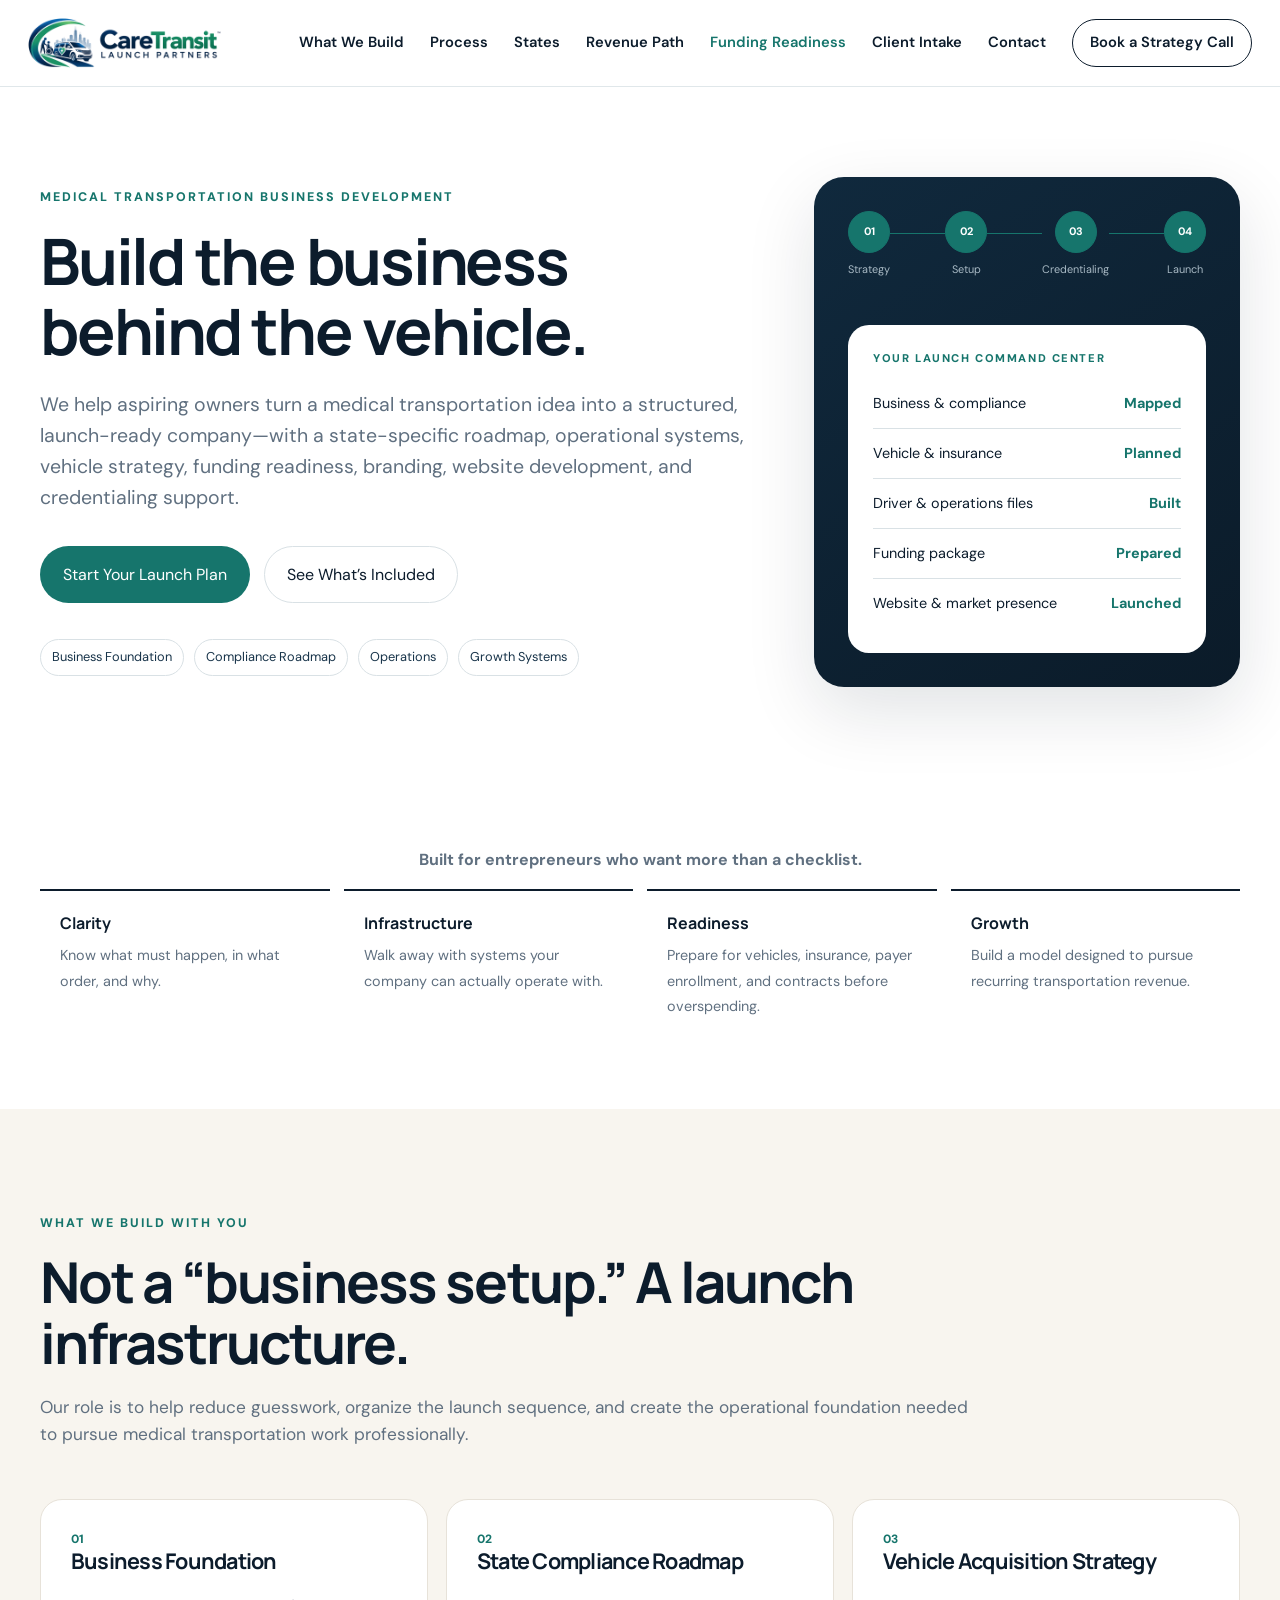
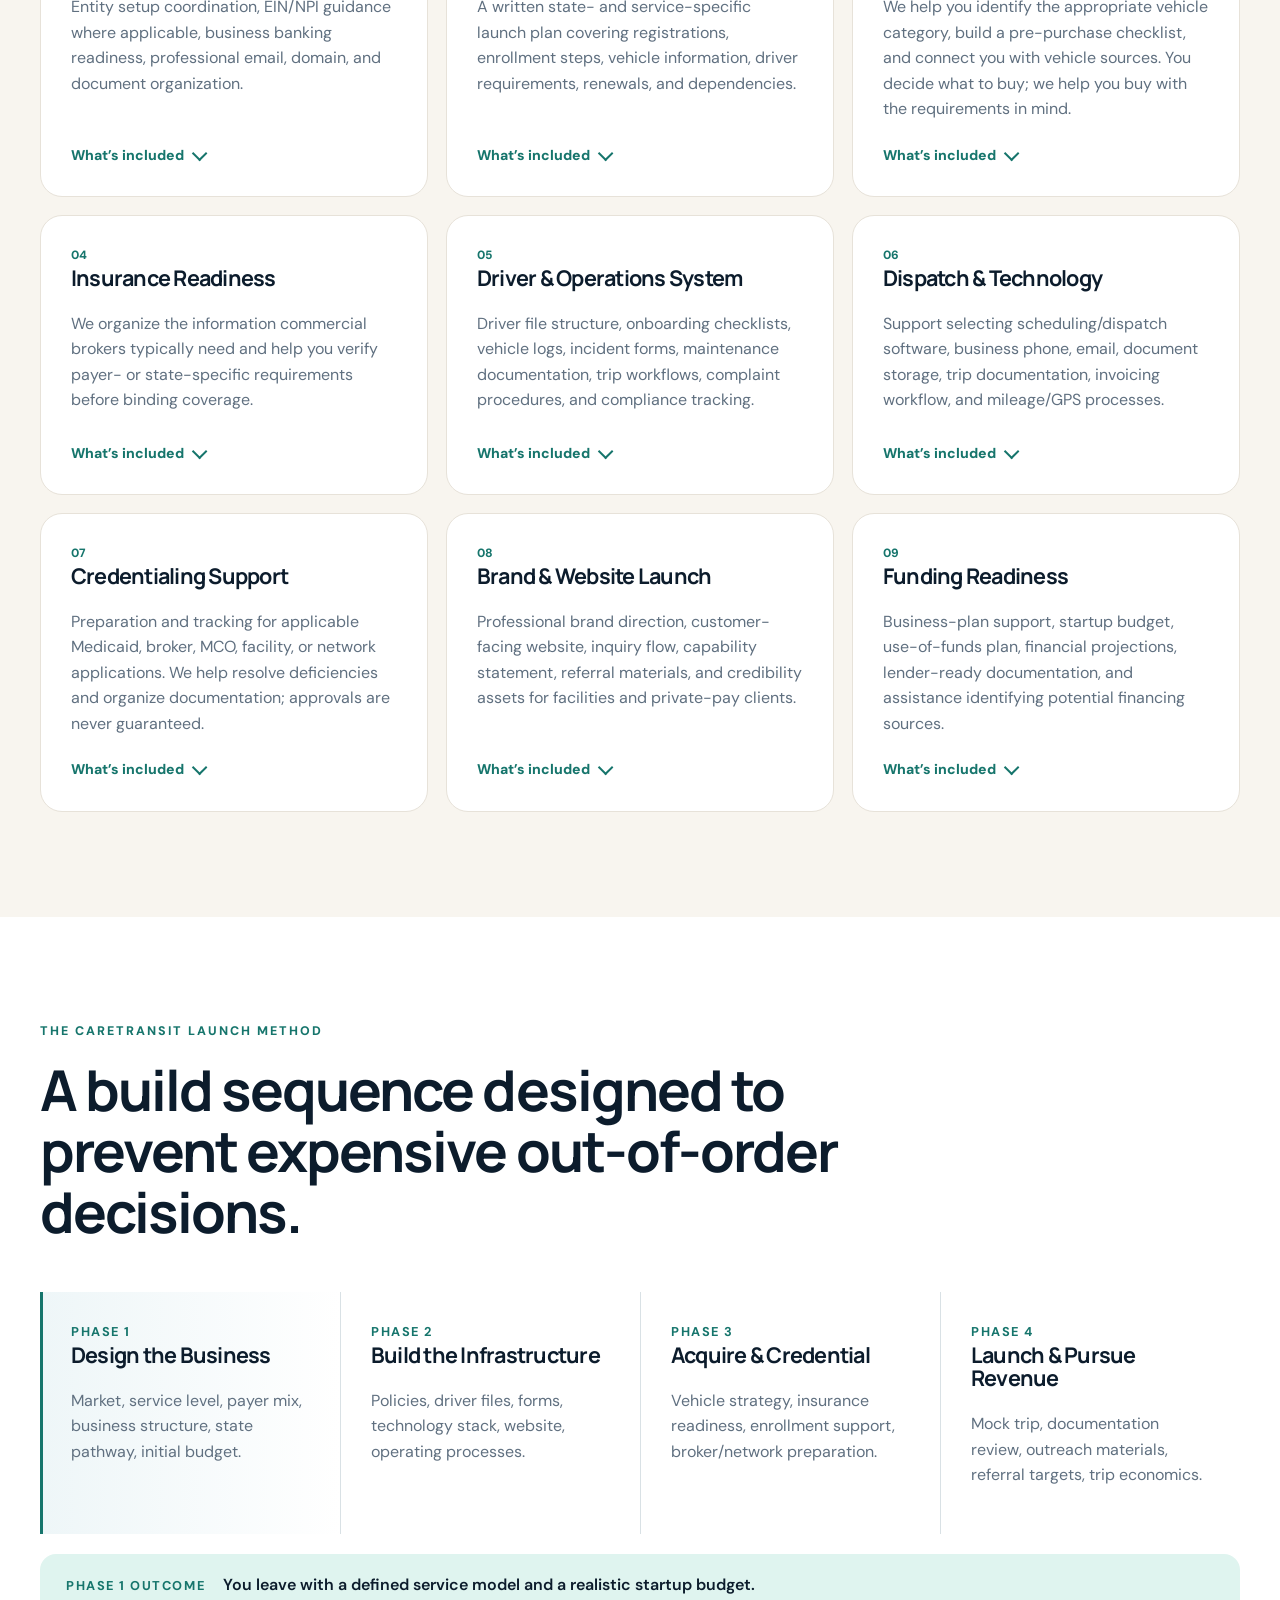
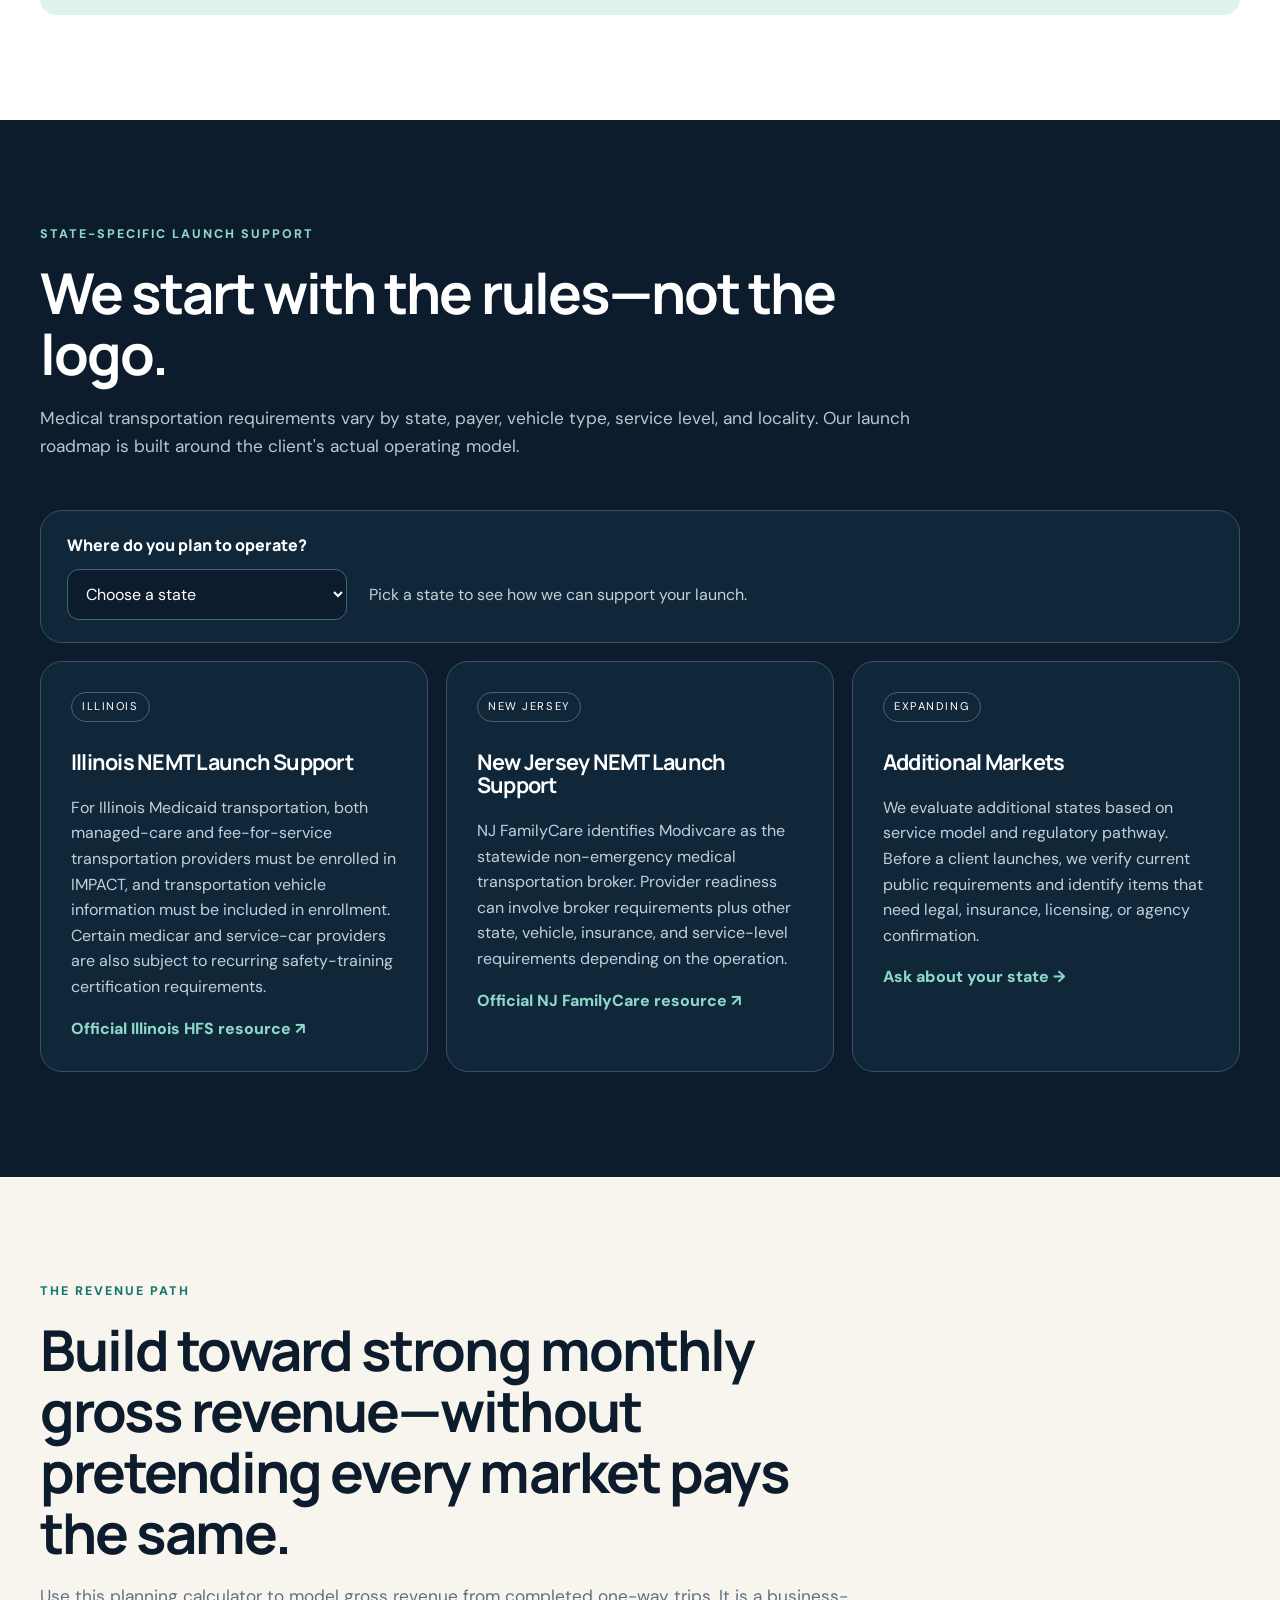
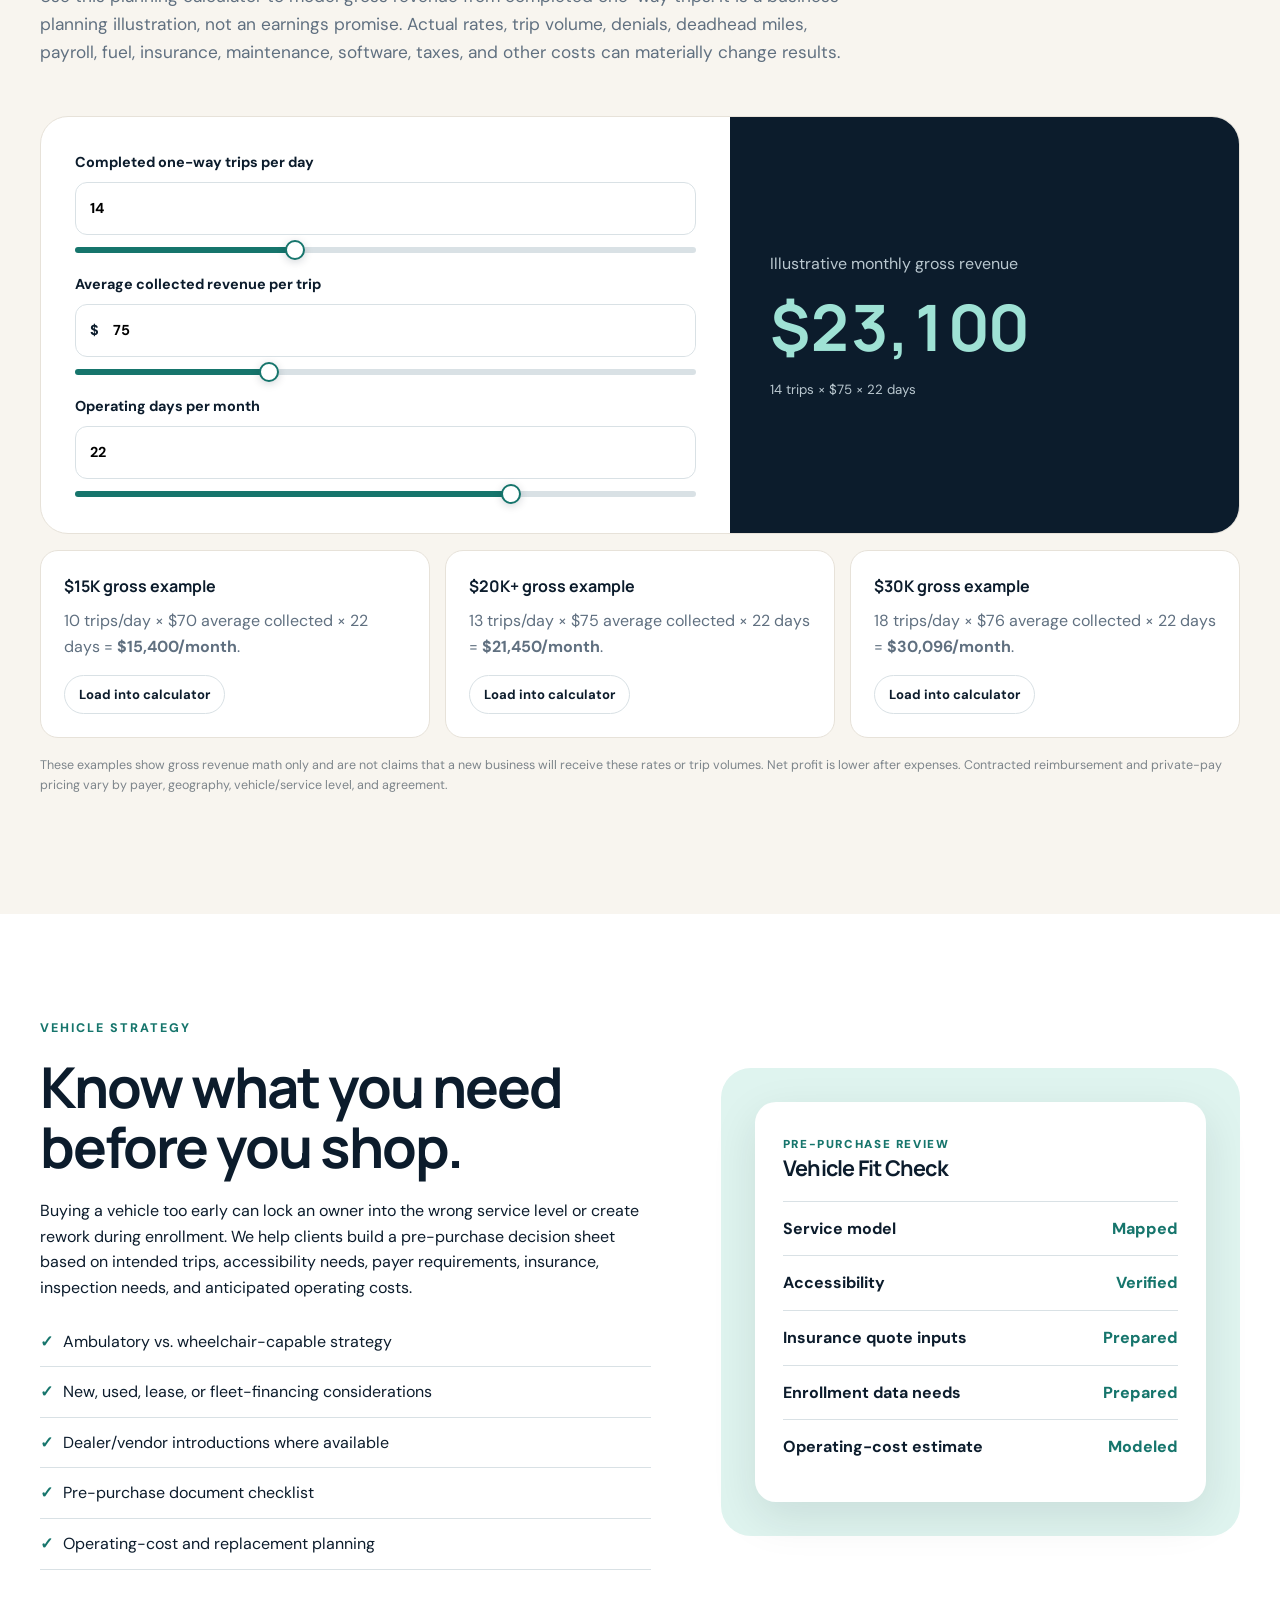
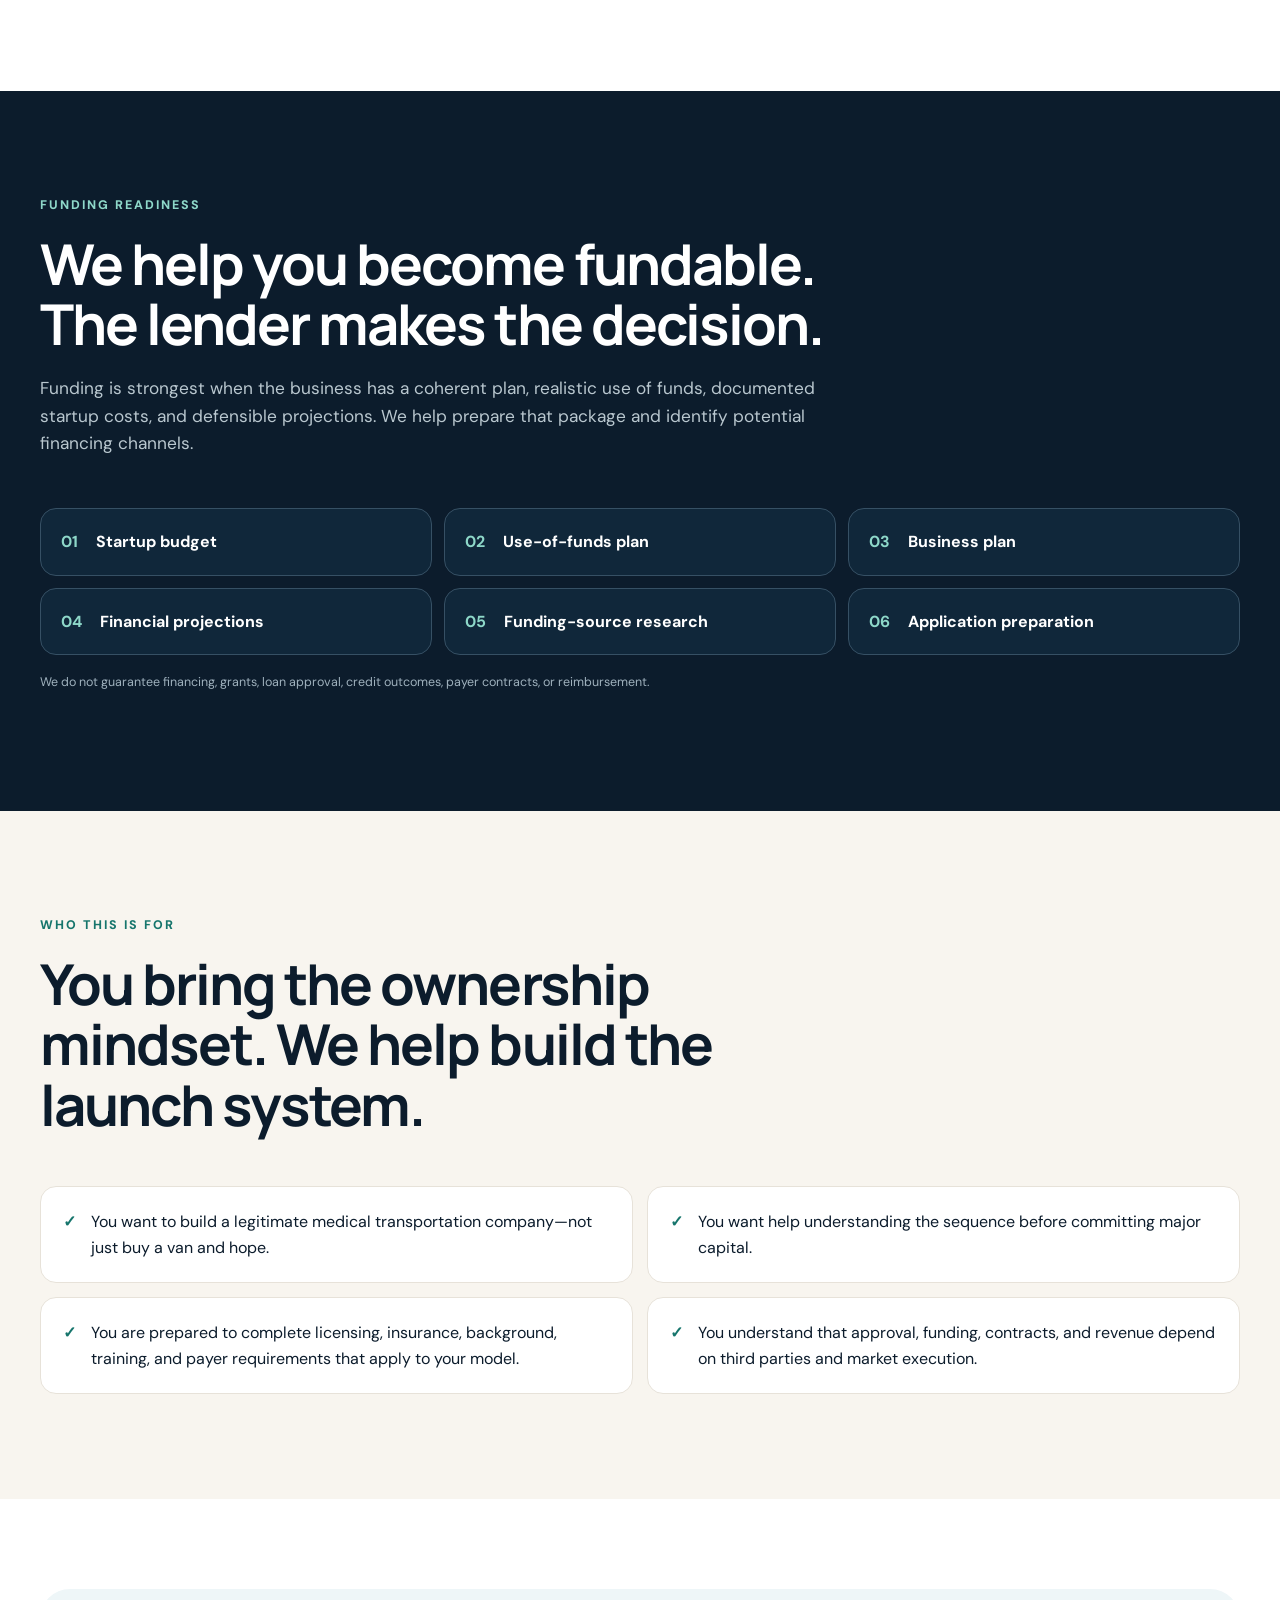
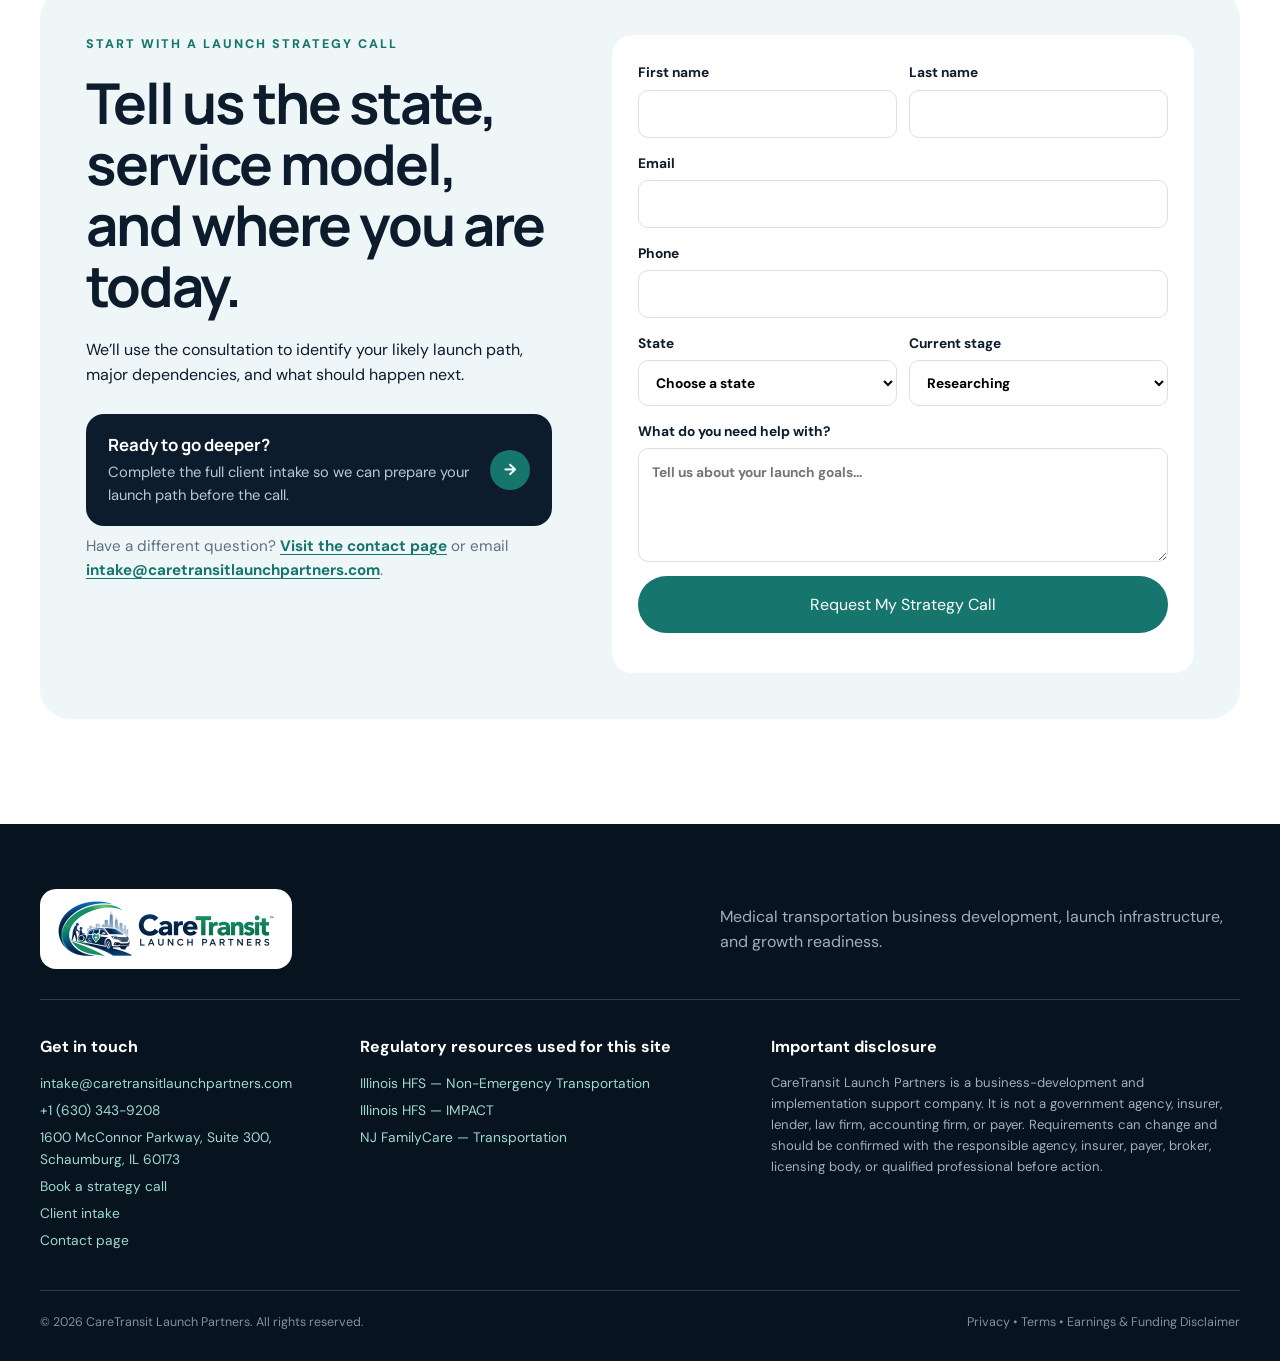
<file: index.html>
<!doctype html>
<html lang="en">
<head>
  <meta charset="utf-8" />
  <meta name="viewport" content="width=device-width, initial-scale=1" />
  <title>CareTransit Launch Partners | Build & Launch Your Medical Transportation Business</title>
  <meta name="description" content="Business launch, compliance roadmap, funding readiness, vehicle strategy, website, operations, and credentialing support for medical transportation entrepreneurs." />
  <link rel="icon" type="image/png" href="assets/favicon.png" />
  <link rel="apple-touch-icon" href="assets/apple-touch-icon.png" />
  <meta property="og:image" content="assets/logo-full.png" />
  <meta name="theme-color" content="#0c1c2c" />
  <link rel="preconnect" href="https://fonts.googleapis.com">
  <link rel="preconnect" href="https://fonts.gstatic.com" crossorigin>
  <link href="https://fonts.googleapis.com/css2?family=DM+Sans:wght@400;500;600;700&family=Manrope:wght@600;700;800&display=swap" rel="stylesheet">
  <link rel="stylesheet" href="styles.css" />
</head>
<body data-page="home">
  <a class="skip-link" href="#main">Skip to content</a>
  <header class="topbar" data-component="header"></header>

  <main id="main">
    <section class="hero section" id="top">
      <div class="hero-copy">
        <p class="eyebrow">MEDICAL TRANSPORTATION BUSINESS DEVELOPMENT</p>
        <h1>Build the business behind the vehicle.</h1>
        <p class="lead">We help aspiring owners turn a medical transportation idea into a structured, launch-ready company—with a state-specific roadmap, operational systems, vehicle strategy, funding readiness, branding, website development, and credentialing support.</p>
        <div class="hero-actions">
          <a class="btn primary" href="#apply">Start Your Launch Plan</a>
          <a class="btn ghost" href="#what-we-build">See What’s Included</a>
        </div>
        <div class="proof-strip">
          <span>Business Foundation</span><span>Compliance Roadmap</span><span>Operations</span><span>Growth Systems</span>
        </div>
      </div>
      <div class="hero-card" aria-label="Launch roadmap overview">
        <div class="route" data-render="heroRoute"></div>
        <div class="dashboard">
          <p class="kicker">YOUR LAUNCH COMMAND CENTER</p>
          <div data-render="heroDashboard"></div>
        </div>
      </div>
    </section>

    <section class="trust section compact">
      <p>Built for entrepreneurs who want more than a checklist.</p>
      <div class="trust-grid" data-render="trust"></div>
    </section>

    <section id="what-we-build" class="section light">
      <div class="section-head">
        <p class="eyebrow">WHAT WE BUILD WITH YOU</p>
        <h2>Not a “business setup.” A launch infrastructure.</h2>
        <p>Our role is to help reduce guesswork, organize the launch sequence, and create the operational foundation needed to pursue medical transportation work professionally.</p>
      </div>
      <div class="cards" data-render="services"></div>
    </section>

    <section id="process" class="section">
      <div class="section-head narrow">
        <p class="eyebrow">THE CARETRANSIT LAUNCH METHOD</p>
        <h2>A build sequence designed to prevent expensive out-of-order decisions.</h2>
      </div>
      <div class="timeline" data-render="phases" aria-label="Launch phases"></div>
      <div class="phase-outcome" id="phase-outcome" aria-live="polite"></div>
    </section>

    <section id="states" class="section dark">
      <div class="section-head">
        <p class="eyebrow">STATE-SPECIFIC LAUNCH SUPPORT</p>
        <h2>We start with the rules—not the logo.</h2>
        <p>Medical transportation requirements vary by state, payer, vehicle type, service level, and locality. Our launch roadmap is built around the client's actual operating model.</p>
      </div>
      <div class="state-check">
        <label for="state-lookup">Where do you plan to operate?</label>
        <div class="state-check-row">
          <select id="state-lookup" data-render="stateOptions"><option value="">Choose a state</option></select>
          <p id="state-result" aria-live="polite">Pick a state to see how we can support your launch.</p>
        </div>
      </div>
      <div class="state-grid" data-render="states"></div>
    </section>

    <section id="revenue" class="section light">
      <div class="section-head narrow">
        <p class="eyebrow">THE REVENUE PATH</p>
        <h2>Build toward strong monthly gross revenue—without pretending every market pays the same.</h2>
        <p>Use this planning calculator to model gross revenue from completed one-way trips. It is a business-planning illustration, not an earnings promise. Actual rates, trip volume, denials, deadhead miles, payroll, fuel, insurance, maintenance, software, taxes, and other costs can materially change results.</p>
      </div>
      <div class="calculator-wrap">
        <div class="calc-inputs">
          <label>Completed one-way trips per day
            <input id="trips" type="number" min="0" max="60" step="1">
            <input class="range" data-sync="trips" type="range" min="0" max="40" step="1" aria-label="Trips per day slider">
          </label>
          <label>Average collected revenue per trip
            <span class="money-input"><span>$</span><input id="rate" type="number" min="0" max="500" step="1"></span>
            <input class="range" data-sync="rate" type="range" min="20" max="200" step="1" aria-label="Revenue per trip slider">
          </label>
          <label>Operating days per month
            <input id="days" type="number" min="0" max="31" step="1">
            <input class="range" data-sync="days" type="range" min="0" max="31" step="1" aria-label="Operating days slider">
          </label>
        </div>
        <div class="calc-result">
          <span>Illustrative monthly gross revenue</span>
          <strong id="monthly" aria-live="polite">$0</strong>
          <small id="formula"></small>
        </div>
      </div>
      <div class="scenario-row" data-render="scenarios"></div>
      <p class="fineprint">These examples show gross revenue math only and are not claims that a new business will receive these rates or trip volumes. Net profit is lower after expenses. Contracted reimbursement and private-pay pricing vary by payer, geography, vehicle/service level, and agreement.</p>
    </section>

    <section class="section split">
      <div>
        <p class="eyebrow">VEHICLE STRATEGY</p>
        <h2>Know what you need before you shop.</h2>
        <p>Buying a vehicle too early can lock an owner into the wrong service level or create rework during enrollment. We help clients build a pre-purchase decision sheet based on intended trips, accessibility needs, payer requirements, insurance, inspection needs, and anticipated operating costs.</p>
        <ul class="checklist" data-render="vehicleChecklist"></ul>
      </div>
      <div class="visual-panel">
        <div class="vehicle-card" data-render="vehicleFit" data-append>
          <span>PRE-PURCHASE REVIEW</span>
          <h3>Vehicle Fit Check</h3>
        </div>
      </div>
    </section>

    <section id="funding" class="section dark">
      <div class="section-head narrow">
        <p class="eyebrow">FUNDING READINESS</p>
        <h2>We help you become fundable. The lender makes the decision.</h2>
        <p>Funding is strongest when the business has a coherent plan, realistic use of funds, documented startup costs, and defensible projections. We help prepare that package and identify potential financing channels.</p>
      </div>
      <div class="funding-grid" data-render="funding"></div>
      <p class="fineprint inverse">We do not guarantee financing, grants, loan approval, credit outcomes, payer contracts, or reimbursement.</p>
    </section>

    <section class="section light">
      <div class="section-head narrow">
        <p class="eyebrow">WHO THIS IS FOR</p>
        <h2>You bring the ownership mindset. We help build the launch system.</h2>
      </div>
      <div class="qualify" data-render="qualify"></div>
    </section>

    <section id="apply" class="section apply">
      <div class="apply-card">
        <div>
          <p class="eyebrow">START WITH A LAUNCH STRATEGY CALL</p>
          <h2>Tell us the state, service model, and where you are today.</h2>
          <p>We’ll use the consultation to identify your likely launch path, major dependencies, and what should happen next.</p>
          <a class="intake-callout" href="intake.html"><b>Ready to go deeper?</b><span>Complete the full client intake so we can prepare your launch path before the call.</span><i aria-hidden="true">→</i></a>
          <p class="apply-alt">Have a different question? <a href="contact.html">Visit the contact page</a> or email <a data-bind="email" href="#"></a>.</p>
        </div>
        <form class="js-form" data-form="strategy-call" novalidate>
          <div class="two">
            <label>First name<input required name="first" autocomplete="given-name"></label>
            <label>Last name<input required name="last" autocomplete="family-name"></label>
          </div>
          <label>Email<input required type="email" name="email" autocomplete="email"></label>
          <label>Phone<input type="tel" name="phone" autocomplete="tel"></label>
          <div class="two">
            <label>State<select name="state" data-render="stateOptions"><option value="">Choose a state</option></select></label>
            <label>Current stage<select name="stage" data-render="stageOptions"></select></label>
          </div>
          <label>What do you need help with?<textarea name="message" rows="4" placeholder="Tell us about your launch goals..."></textarea></label>
          <input type="text" name="_gotcha" class="hp" tabindex="-1" autocomplete="off" aria-hidden="true">
          <button class="btn primary wide" type="submit">Request My Strategy Call</button>
          <p class="form-note" data-form-note></p>
        </form>
      </div>
    </section>
  </main>

  <footer data-component="footer"></footer>

  <noscript><p class="noscript">Please enable JavaScript to view the full CareTransit Launch Partners website.</p></noscript>
  <script src="data.js"></script>
  <script src="script.js"></script>
</body>
</html>
</file>
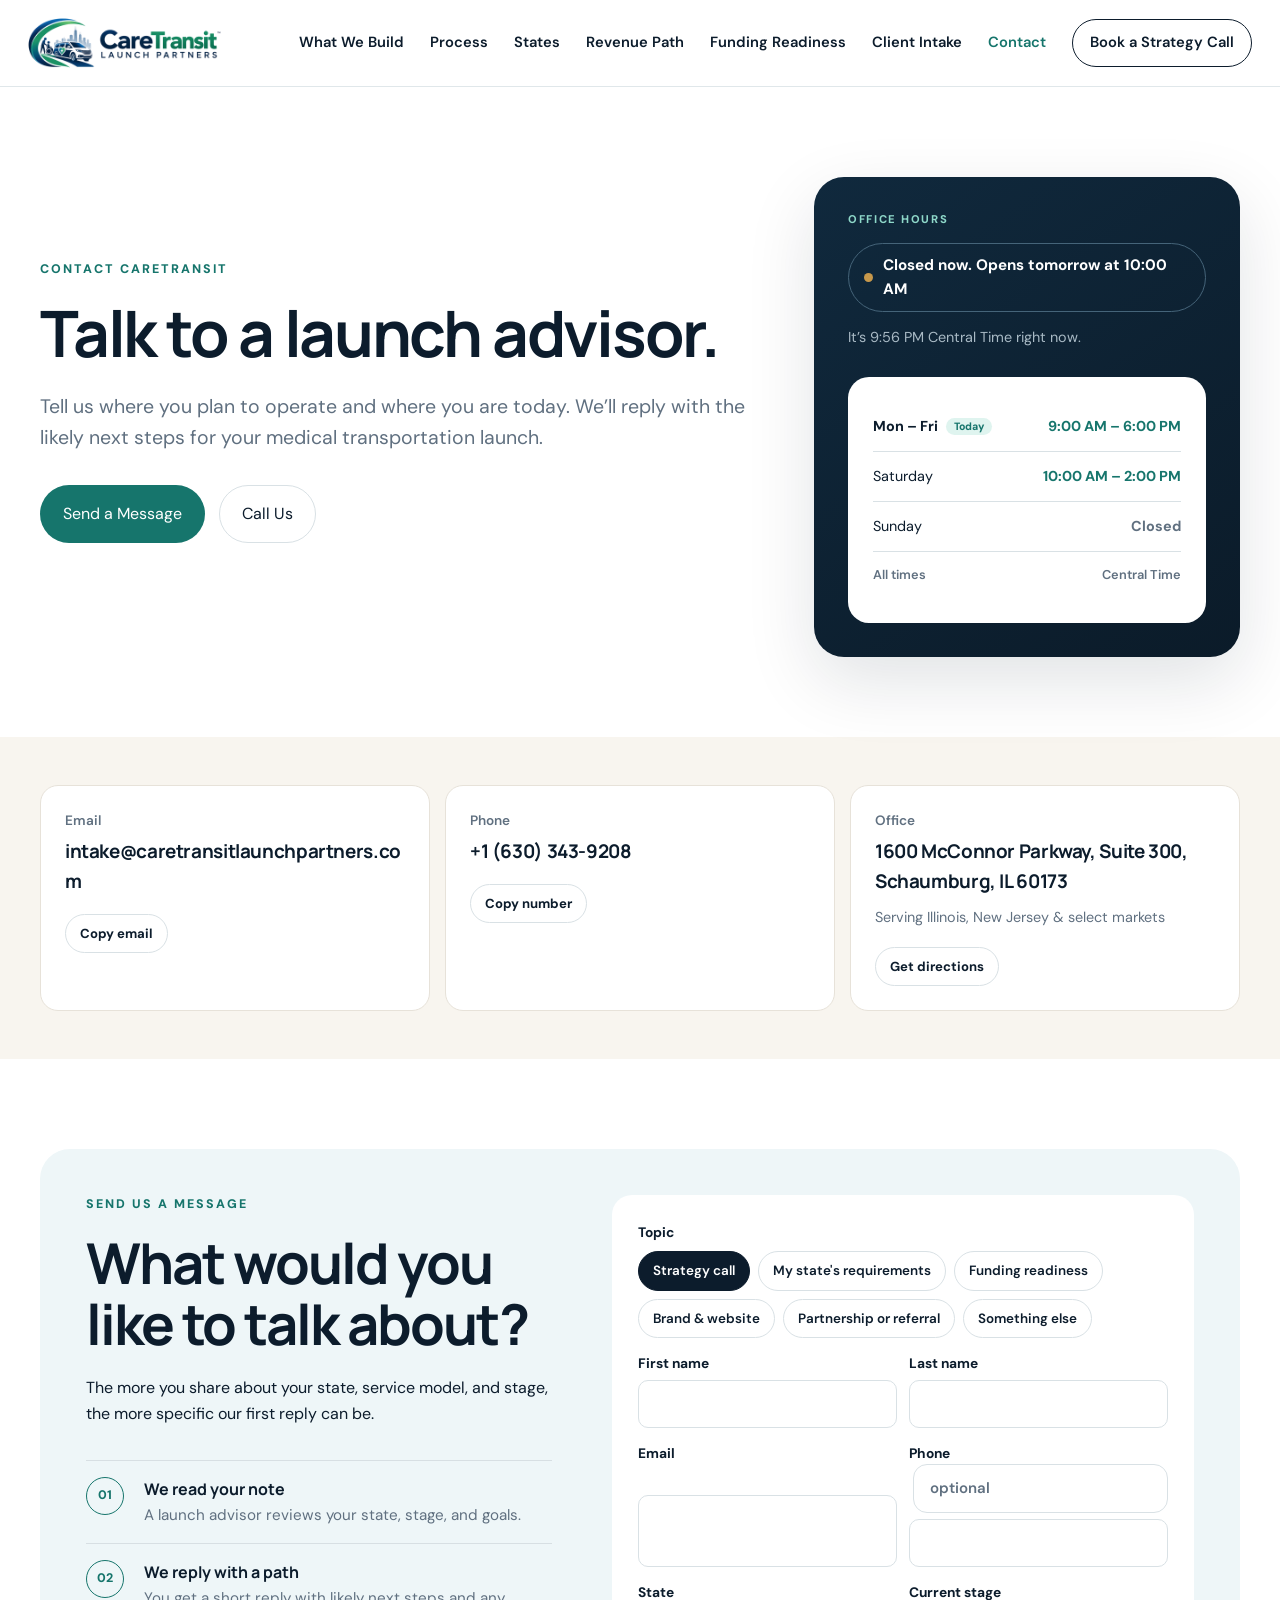
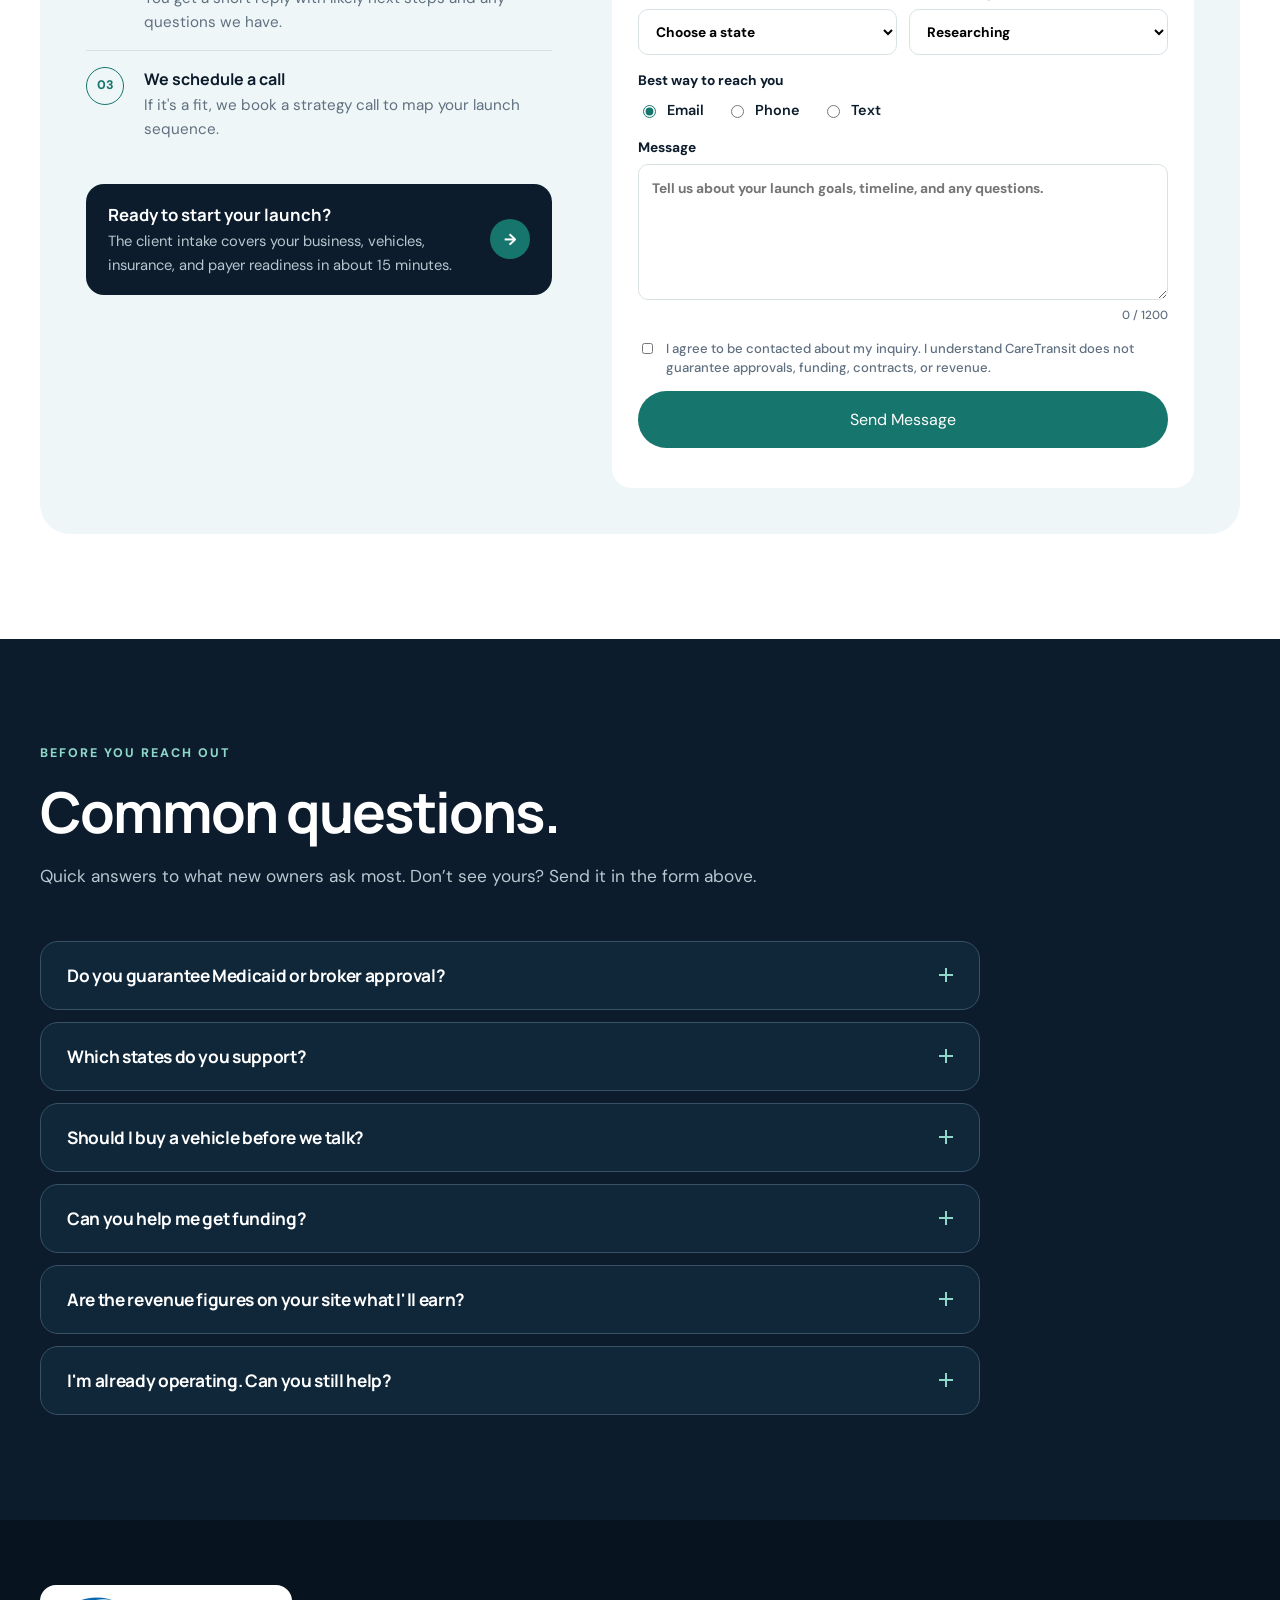
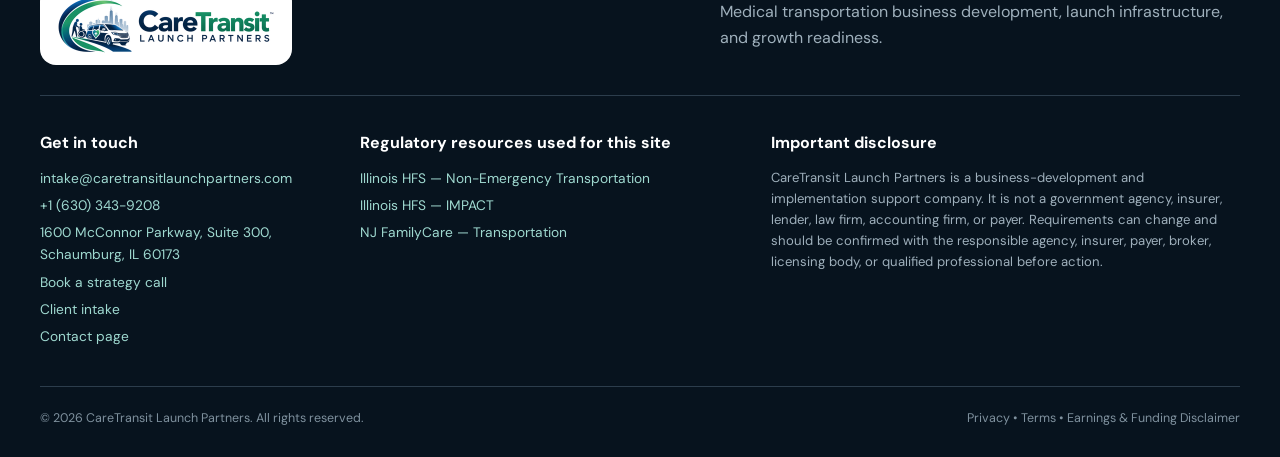
<file: contact.html>
<!doctype html>
<html lang="en">
<head>
  <meta charset="utf-8" />
  <meta name="viewport" content="width=device-width, initial-scale=1" />
  <title>Contact | CareTransit Launch Partners</title>
  <meta name="description" content="Contact CareTransit Launch Partners about launching a medical transportation business — state requirements, funding readiness, credentialing support, and strategy calls." />
  <link rel="icon" type="image/png" href="assets/favicon.png" />
  <link rel="apple-touch-icon" href="assets/apple-touch-icon.png" />
  <meta property="og:image" content="assets/logo-full.png" />
  <meta name="theme-color" content="#0c1c2c" />
  <link rel="preconnect" href="https://fonts.googleapis.com">
  <link rel="preconnect" href="https://fonts.gstatic.com" crossorigin>
  <link href="https://fonts.googleapis.com/css2?family=DM+Sans:wght@400;500;600;700&family=Manrope:wght@600;700;800&display=swap" rel="stylesheet">
  <link rel="stylesheet" href="styles.css" />
</head>
<body data-page="contact">
  <a class="skip-link" href="#main">Skip to content</a>
  <header class="topbar" data-component="header"></header>

  <main id="main">
    <!-- Intro + live hours -->
    <section class="hero contact-hero section" id="top">
      <div class="hero-copy">
        <p class="eyebrow">CONTACT CARETRANSIT</p>
        <h1 class="page-title">Talk to a launch advisor.</h1>
        <p class="lead">Tell us where you plan to operate and where you are today. We’ll reply with the likely next steps for your medical transportation launch.</p>
        <div class="hero-actions">
          <a class="btn primary" href="#contact-form">Send a Message</a>
          <a class="btn ghost" data-bind="phoneLink" href="#">Call Us</a>
        </div>
      </div>
      <aside class="hero-card contact-card" aria-label="Office hours">
        <div>
          <p class="kicker light-kicker">OFFICE HOURS</p>
          <div class="status-badge" id="open-status"><i></i><span>Checking hours…</span></div>
          <p class="status-sub" id="local-time"></p>
        </div>
        <div class="dashboard">
          <div data-render="hours"></div>
        </div>
      </aside>
    </section>

    <!-- Direct contact methods -->
    <section class="section light compact-light">
      <div class="method-grid">
        <article class="method">
          <b>Email</b>
          <a class="method-value" data-bind="emailLink" href="#"></a>
          <button class="copy-btn" type="button" data-copy="email">Copy email</button>
        </article>
        <article class="method">
          <b>Phone</b>
          <a class="method-value" data-bind="phoneLink" href="#"></a>
          <button class="copy-btn" type="button" data-copy="phone">Copy number</button>
        </article>
        <article class="method">
          <b>Office</b>
          <address class="method-value" data-bind="location"></address>
          <span class="method-note" data-bind="serviceArea"></span>
          <a class="copy-btn" data-bind="mapsLink" href="#" target="_blank" rel="noopener">Get directions</a>
        </article>
      </div>
    </section>

    <!-- Form -->
    <section id="contact-form" class="section apply">
      <div class="apply-card">
        <div>
          <p class="eyebrow">SEND US A MESSAGE</p>
          <h2>What would you like to talk about?</h2>
          <p>The more you share about your state, service model, and stage, the more specific our first reply can be.</p>
          <ol class="next-steps" data-render="nextSteps"></ol>
          <a class="intake-callout" href="intake.html"><b>Ready to start your launch?</b><span>The client intake covers your business, vehicles, insurance, and payer readiness in about 15 minutes.</span><i aria-hidden="true">→</i></a>
        </div>

        <form class="js-form contact-form" data-form="contact" novalidate>
          <fieldset class="topic-field">
            <legend>Topic</legend>
            <div class="chips" data-render="topics"></div>
          </fieldset>
          <div class="two">
            <label>First name<input required name="first" autocomplete="given-name"></label>
            <label>Last name<input required name="last" autocomplete="family-name"></label>
          </div>
          <div class="two">
            <label>Email<input required type="email" name="email" autocomplete="email"></label>
            <label><span>Phone <span class="opt">optional</span></span><input type="tel" name="phone" autocomplete="tel"></label>
          </div>
          <div class="two">
            <label>State<select name="state" data-render="stateOptions"><option value="">Choose a state</option></select></label>
            <label>Current stage<select name="stage" data-render="stageOptions"></select></label>
          </div>
          <fieldset class="inline-field">
            <legend>Best way to reach you</legend>
            <div class="radios">
              <label class="radio"><input type="radio" name="contactMethod" value="Email" checked> Email</label>
              <label class="radio"><input type="radio" name="contactMethod" value="Phone"> Phone</label>
              <label class="radio"><input type="radio" name="contactMethod" value="Text"> Text</label>
            </div>
          </fieldset>
          <label>Message
            <textarea required name="message" rows="5" maxlength="1200" placeholder="Tell us about your launch goals, timeline, and any questions."></textarea>
            <span class="counter" data-counter>0 / 1200</span>
          </label>
          <label class="check">
            <input type="checkbox" name="consent" required>
            <span>I agree to be contacted about my inquiry. I understand CareTransit does not guarantee approvals, funding, contracts, or revenue.</span>
          </label>
          <input type="text" name="_gotcha" class="hp" tabindex="-1" autocomplete="off" aria-hidden="true">
          <button class="btn primary wide" type="submit">Send Message</button>
          <p class="form-note" data-form-note></p>
        </form>
      </div>
    </section>

    <!-- FAQ -->
    <section class="section dark" id="faq">
      <div class="section-head narrow">
        <p class="eyebrow">BEFORE YOU REACH OUT</p>
        <h2>Common questions.</h2>
        <p>Quick answers to what new owners ask most. Don’t see yours? Send it in the form above.</p>
      </div>
      <div class="faq-list" data-render="faqs"></div>
    </section>
  </main>

  <footer data-component="footer"></footer>

  <noscript><p class="noscript">Please enable JavaScript to view the full CareTransit Launch Partners website.</p></noscript>
  <script src="data.js"></script>
  <script src="script.js"></script>
</body>
</html>
</file>
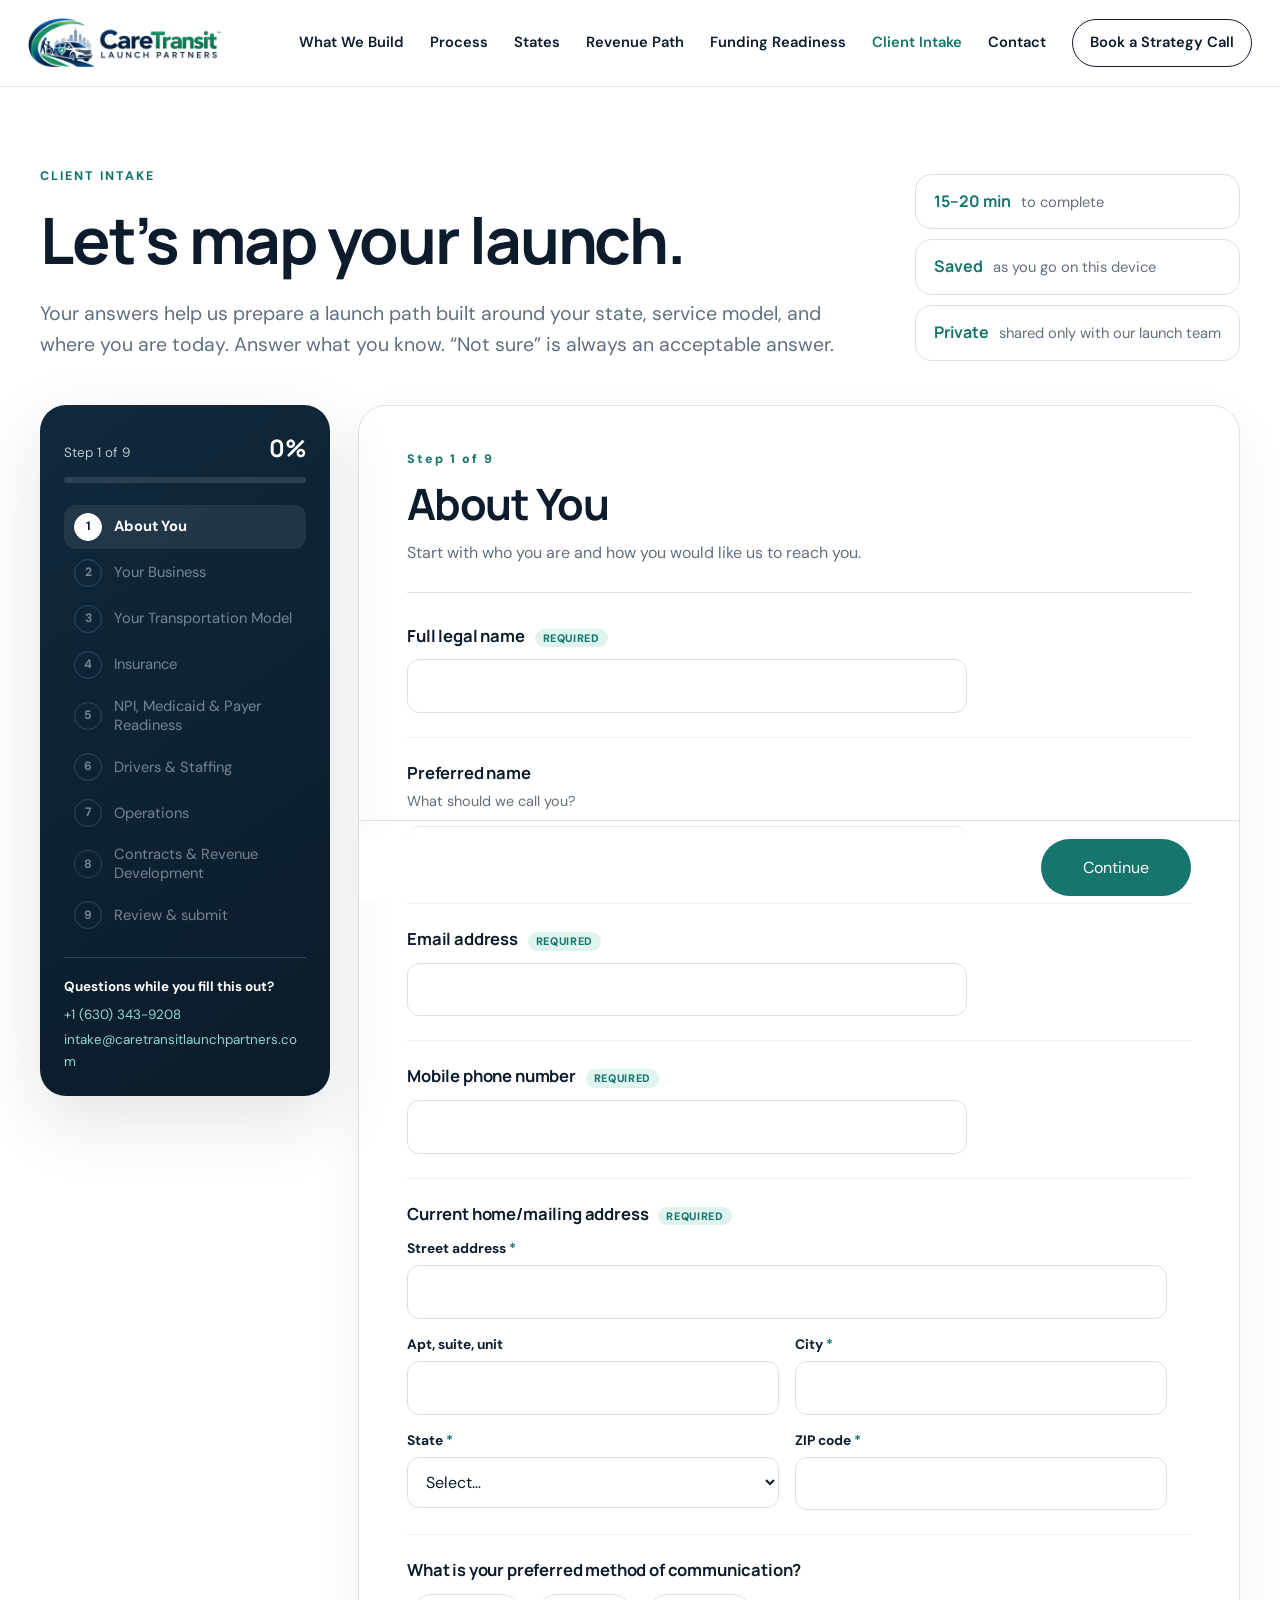
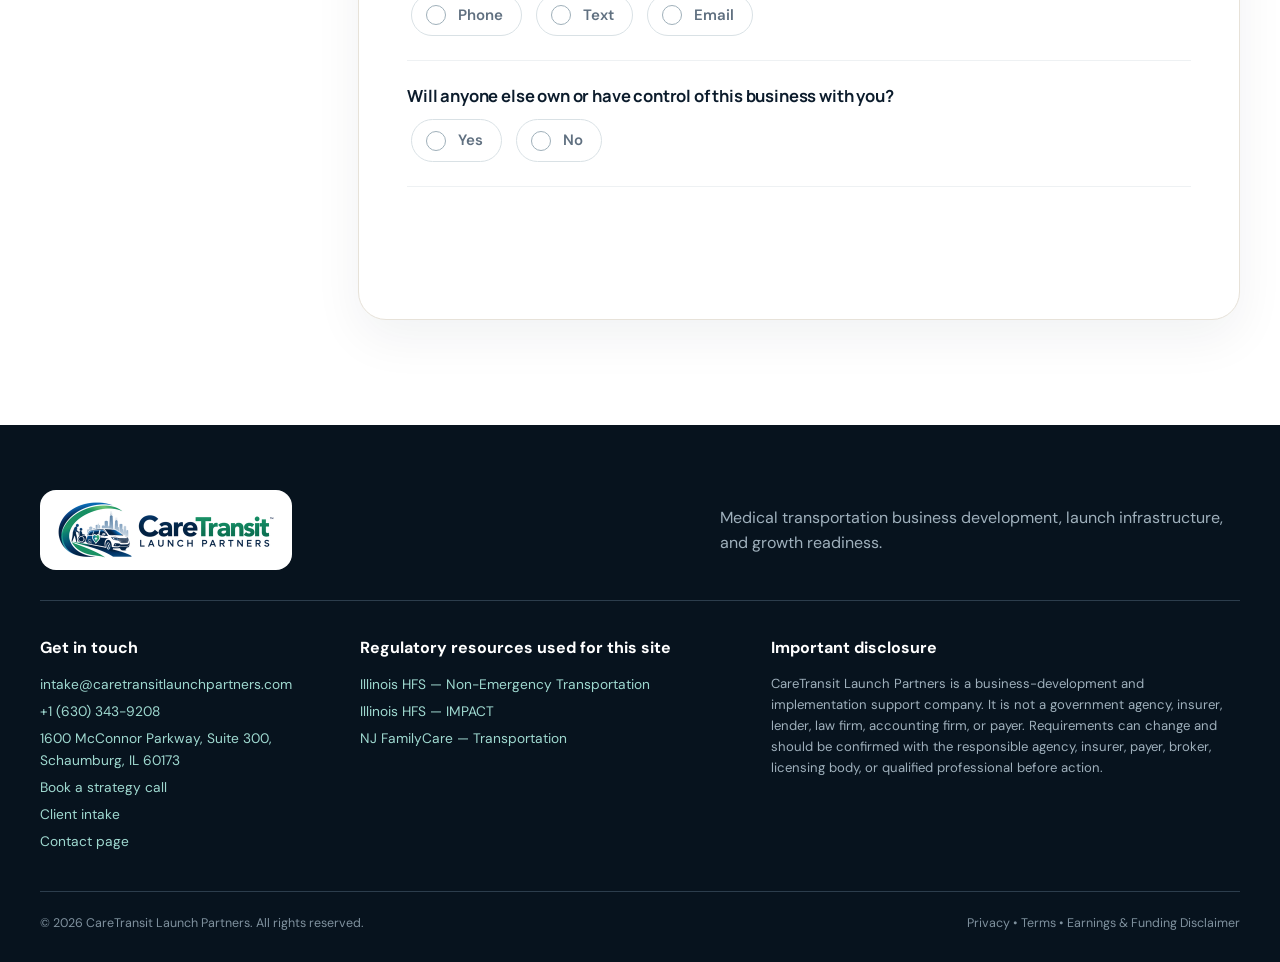
<file: intake.html>
<!doctype html>
<html lang="en">
<head>
  <meta charset="utf-8" />
  <meta name="viewport" content="width=device-width, initial-scale=1" />
  <title>Client Intake | CareTransit Launch Partners</title>
  <meta name="description" content="Start your medical transportation launch with the CareTransit Launch Partners client intake." />
  <link rel="icon" type="image/png" href="assets/favicon.png" />
  <link rel="apple-touch-icon" href="assets/apple-touch-icon.png" />
  <meta property="og:image" content="assets/logo-full.png" />
  <meta name="theme-color" content="#0c1c2c" />
  <link rel="preconnect" href="https://fonts.googleapis.com">
  <link rel="preconnect" href="https://fonts.gstatic.com" crossorigin>
  <link href="https://fonts.googleapis.com/css2?family=DM+Sans:wght@400;500;600;700&family=Manrope:wght@600;700;800&display=swap" rel="stylesheet">
  <link rel="stylesheet" href="styles.css" />
</head>
<body data-page="intake">
  <a class="skip-link" href="#main">Skip to content</a>
  <header class="topbar" data-component="header"></header>

  <main id="main">
    <section class="section intake-hero" id="top">
      <div class="intake-hero-copy">
        <p class="eyebrow">CLIENT INTAKE</p>
        <h1 class="page-title">Let’s map your launch.</h1>
        <p class="lead">Your answers help us prepare a launch path built around your state, service model, and where you are today. Answer what you know. “Not sure” is always an acceptable answer.</p>
      </div>
      <ul class="intake-facts">
        <li><b>15–20 min</b><span>to complete</span></li>
        <li><b>Saved</b><span>as you go on this device</span></li>
        <li><b>Private</b><span>shared only with our launch team</span></li>
      </ul>
    </section>

    <section class="section intake-section" aria-label="Client intake form">
      <div id="intake-app"><p class="intake-loading">Loading the intake form…</p></div>
    </section>
  </main>

  <footer data-component="footer"></footer>

  <noscript><p class="noscript">Please enable JavaScript to use the CareTransit client intake.</p></noscript>
  <script src="data.js"></script>
  <script src="script.js"></script>
  <script src="intake-schema.js"></script>
  <script src="intake.js"></script>
</body>
</html>
</file>
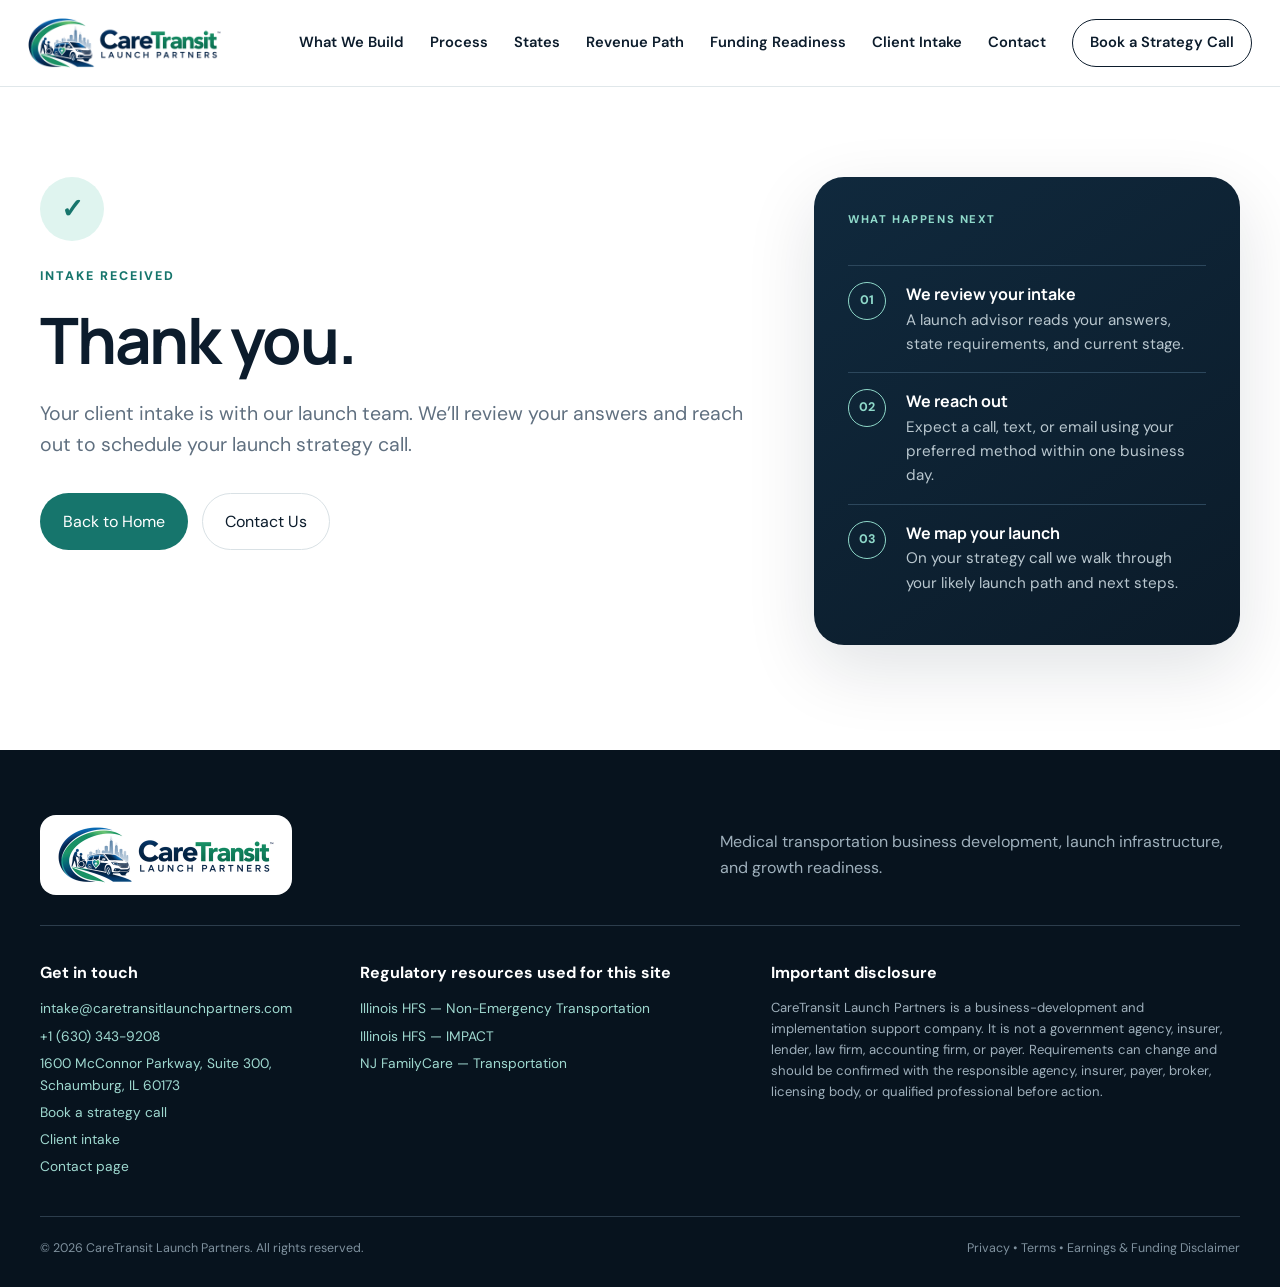
<file: thank-you.html>
<!doctype html>
<html lang="en">
<head>
  <meta charset="utf-8" />
  <meta name="viewport" content="width=device-width, initial-scale=1" />
  <title>Thank You | CareTransit Launch Partners</title>
  <meta name="description" content="Your CareTransit Launch Partners client intake was received." />
  <link rel="icon" type="image/png" href="assets/favicon.png" />
  <link rel="apple-touch-icon" href="assets/apple-touch-icon.png" />
  <meta property="og:image" content="assets/logo-full.png" />
  <meta name="robots" content="noindex" />
  <meta name="theme-color" content="#0c1c2c" />
  <link rel="preconnect" href="https://fonts.googleapis.com">
  <link rel="preconnect" href="https://fonts.gstatic.com" crossorigin>
  <link href="https://fonts.googleapis.com/css2?family=DM+Sans:wght@400;500;600;700&family=Manrope:wght@600;700;800&display=swap" rel="stylesheet">
  <link rel="stylesheet" href="styles.css" />
</head>
<body data-page="thanks">
  <a class="skip-link" href="#main">Skip to content</a>
  <header class="topbar" data-component="header"></header>

  <main id="main">
    <section class="hero section thanks-hero" id="top">
      <div class="hero-copy" id="thanks-app">
        <span class="success-mark big" aria-hidden="true">✓</span>
        <p class="eyebrow">INTAKE RECEIVED</p>
        <h1 class="page-title">Thank you<span data-thanks="name"></span>.</h1>
        <p class="lead">Your client intake is with our launch team. We’ll review your answers and reach out to schedule your launch strategy call.</p>
        <p class="thanks-demo" hidden>Demo mode: nothing was sent. Add your Google Apps Script URL in data.js to go live.</p>
        <div class="hero-actions">
          <a class="btn primary" href="index.html">Back to Home</a>
          <a class="btn ghost" href="contact.html">Contact Us</a>
        </div>
      </div>
      <aside class="hero-card thanks-card" aria-label="What happens next">
        <p class="kicker light-kicker">WHAT HAPPENS NEXT</p>
        <ol class="next-steps on-dark" data-render="thanksSteps"></ol>
        <div class="dashboard thanks-receipt" hidden>
          <div class="dash-row"><span>Received</span><strong data-thanks="time"></strong></div>
          <div class="dash-row"><span>We’ll reply to</span><strong data-thanks="email"></strong></div>
          <div class="dash-row"><span>Service states</span><strong data-thanks="states"></strong></div>
        </div>
      </aside>
    </section>

    <section class="section light thanks-copy" hidden>
      <div class="thanks-copy-head">
        <div>
          <p class="eyebrow">YOUR ANSWERS</p>
          <h2>Keep a copy for your records.</h2>
        </div>
        <div class="thanks-copy-actions">
          <button type="button" class="btn ghost" data-summary-toggle aria-expanded="false" aria-controls="thanks-summary">View my answers</button>
          <button type="button" class="btn primary" data-print>Print or save as PDF</button>
        </div>
      </div>
      <div id="thanks-summary" class="review-body" hidden></div>
    </section>
  </main>

  <footer data-component="footer"></footer>

  <noscript><p class="noscript">Please enable JavaScript to use the CareTransit client intake.</p></noscript>
  <script src="data.js"></script>
  <script src="script.js"></script>
  <script src="intake-schema.js"></script>
  <script src="intake.js"></script>
</body>
</html>
</file>
<file: styles.css>
:root {
    --ink: #0c1c2c;
    --ink2: #18344a;
    --sea: #16756c;
    --mint: #dff4ef;
    --sky: #eef6f8;
    --cream: #f8f5ef;
    --white: #fff;
    --muted: #607080;
    --line: #d9e1e5;
    --gold: #c7984b;
    --radius: 22px;
    --shadow: 0 24px 70px rgba(12, 28, 44, 0.12);
  }
  * {
    box-sizing: border-box;
  }
  html {
    scroll-behavior: smooth;
  }
  body {
    margin: 0;
    color: var(--ink);
    font-family: 'DM Sans', sans-serif;
    background: #fff;
    line-height: 1.6;
  }
  a {
    color: inherit;
    text-decoration: none;
  }
  h1,
  h2,
  h3,
  p {
    margin-top: 0;
  }
  h1,
  h2,
  h3 {
    font-family: 'Manrope', sans-serif;
    letter-spacing: -0.035em;
    line-height: 1.08;
  }
  h1 {
    font-size: clamp(2.5rem, 5vw, 5rem);
    max-width: 900px;
    margin-bottom: 24px;
  }
  h2 {
    font-size: clamp(2.2rem, 4.4vw, 4.1rem);
    margin-bottom: 20px;
  }
  h3 {
    font-size: 1.35rem;
  }
  .topbar {
    position: sticky;
    top: 0;
    z-index: 50;
    display: flex;
    align-items: center;
    justify-content: space-between;
    padding: 18px max(28px, calc((100vw - 1240px) / 2));
    background: rgba(255, 255, 255, 0.93);
    backdrop-filter: blur(14px);
    border-bottom: 1px solid rgba(217, 225, 229, 0.8);
  }
  .brand {
    display: flex;
    align-items: center;
    gap: 10px;
    font-family: 'Manrope', sans-serif;
  }
  .brand span:last-child {
    display: grid;
    line-height: 1.05;
  }
  .brand strong {
    font-size: 1.06rem;
  }
  .brand small {
    font-size: 0.68rem;
    text-transform: uppercase;
    letter-spacing: 0.16em;
    color: var(--sea);
    font-weight: 800;
    margin-top: 4px;
  }
  .logo-mark {
    width: 40px;
    height: 40px;
    display: grid;
    place-items: center;
  }
  .logo-mark svg {
    width: 100%;
    height: 100%;
    fill: none;
    stroke: var(--sea);
    stroke-width: 4;
    stroke-linecap: round;
  }
  .logo-mark .ring {
    stroke: var(--ink);
    stroke-width: 2;
  }
  .nav {
    display: flex;
    align-items: center;
    gap: 26px;
    font-weight: 600;
    font-size: 0.92rem;
  }
  .nav a:hover {
    color: var(--sea);
  }
  .nav-cta {
    padding: 11px 17px;
    border: 1px solid var(--ink);
    border-radius: 999px;
  }
  .menu-btn {
    display: none;
  }
  .section {
    max-width: 1320px;
    margin: auto;
    padding: 105px 40px;
  }
  .compact {
    padding-top: 55px;
    padding-bottom: 70px;
  }
  .light {
    max-width: none;
    background: var(--cream);
    padding-left: max(40px, calc((100vw - 1240px) / 2));
    padding-right: max(40px, calc((100vw - 1240px) / 2));
  }
  .dark {
    max-width: none;
    background: var(--ink);
    color: #fff;
    padding-left: max(40px, calc((100vw - 1240px) / 2));
    padding-right: max(40px, calc((100vw - 1240px) / 2));
  }
  .hero {
    display: grid;
    grid-template-columns: 1.35fr 0.8fr;
    gap: 56px;
    align-items: center;
    padding-top: 90px;
  }
  .eyebrow {
    font-weight: 800;
    font-size: 0.78rem;
    letter-spacing: 0.16em;
    color: var(--sea);
    margin-bottom: 18px;
  }
  .dark .eyebrow {
    color: #8ed8c9;
  }
  .lead {
    font-size: 1.22rem;
    max-width: 800px;
    color: var(--muted);
  }
  .hero-actions {
    display: flex;
    gap: 14px;
    margin: 32px 0;
  }
  .btn {
    display: inline-flex;
    justify-content: center;
    align-items: center;
    padding: 15px 22px;
    border-radius: 999px;
    font-weight: 800;
    border: 1px solid transparent;
    cursor: pointer;
    font: inherit;
  }
  .primary {
    background: var(--sea);
    color: #fff;
  }
  .primary:hover {
    filter: brightness(0.92);
  }
  .ghost {
    border-color: var(--line);
    background: #fff;
  }
  .proof-strip {
    display: flex;
    flex-wrap: wrap;
    gap: 10px;
    margin-top: 36px;
  }
  .proof-strip span {
    font-size: 0.8rem;
    border: 1px solid var(--line);
    padding: 7px 11px;
    border-radius: 999px;
    color: var(--ink2);
  }
  .hero-card {
    background: linear-gradient(145deg, #10293d, #0b1b29);
    color: #fff;
    border-radius: 30px;
    padding: 34px;
    box-shadow: var(--shadow);
    min-height: 510px;
    display: flex;
    flex-direction: column;
    justify-content: space-between;
  }
  .route {
    display: flex;
    align-items: center;
  }
  .route-step {
    display: grid;
    justify-items: center;
    gap: 8px;
    font-size: 0.68rem;
    color: #a9bac5;
  }
  .route-step b {
    display: grid;
    place-items: center;
    width: 42px;
    height: 42px;
    border-radius: 50%;
    border: 1px solid #4a6576;
    color: #fff;
  }
  .route-step.active b {
    background: var(--sea);
    border-color: var(--sea);
  }
  .route-line {
    height: 1px;
    background: #496273;
    flex: 1;
    margin-top: -22px;
  }
  .dashboard {
    background: #fff;
    color: var(--ink);
    border-radius: 21px;
    padding: 25px;
  }
  .kicker {
    font-weight: 800;
    font-size: 0.7rem;
    letter-spacing: 0.14em;
    color: var(--sea);
  }
  .dash-row {
    display: flex;
    justify-content: space-between;
    gap: 20px;
    padding: 13px 0;
    border-bottom: 1px solid var(--line);
    font-size: 0.9rem;
  }
  .dash-row:last-child {
    border: 0;
  }
  .dash-row strong {
    color: var(--sea);
  }
  .trust > p {
    text-align: center;
    color: var(--muted);
    font-weight: 700;
  }
  .trust-grid {
    display: grid;
    grid-template-columns: repeat(4, 1fr);
    gap: 14px;
  }
  .trust-grid article {
    padding: 20px;
    border-top: 2px solid var(--ink);
  }
  .trust-grid strong {
    display: block;
    font-family: 'Manrope';
    margin-bottom: 6px;
  }
  .trust-grid span {
    font-size: 0.9rem;
    color: var(--muted);
  }
  .section-head {
    max-width: 930px;
    margin-bottom: 50px;
  }
  .section-head.narrow {
    max-width: 820px;
  }
  .section-head > p:last-child {
    color: var(--muted);
    font-size: 1.08rem;
  }
  .dark .section-head > p:last-child {
    color: #b9c7cf;
  }
  .cards {
    display: grid;
    grid-template-columns: repeat(3, 1fr);
    gap: 18px;
  }
  .service-card {
    background: #fff;
    border: 1px solid #e7e2d9;
    border-radius: var(--radius);
    padding: 30px;
    min-height: 280px;
  }
  .service-card > span {
    font-size: 0.75rem;
    font-weight: 800;
    color: var(--sea);
  }
  .service-card p {
    color: var(--muted);
  }
  .timeline {
    display: grid;
    grid-template-columns: repeat(4, 1fr);
    gap: 0;
  }
  .phase {
    padding: 30px;
    border-left: 1px solid var(--line);
  }
  .phase:first-child {
    border-left: 3px solid var(--sea);
  }
  .phase b {
    color: var(--sea);
    font-size: 0.8rem;
    text-transform: uppercase;
    letter-spacing: 0.12em;
  }
  .phase p {
    color: var(--muted);
  }
  .state-grid {
    display: grid;
    grid-template-columns: repeat(3, 1fr);
    gap: 18px;
  }
  .state-card {
    border: 1px solid #385166;
    background: #10273a;
    border-radius: var(--radius);
    padding: 30px;
  }
  .state-card p {
    color: #c2d0d8;
  }
  .state-card a {
    color: #8ed8c9;
    font-weight: 800;
  }
  .state-tag {
    display: inline-block;
    border: 1px solid #456479;
    border-radius: 999px;
    padding: 5px 10px;
    font-size: 0.7rem;
    letter-spacing: 0.14em;
    margin-bottom: 28px;
  }
  .calculator-wrap {
    display: grid;
    grid-template-columns: 1.15fr 0.85fr;
    background: #fff;
    border: 1px solid #e7e2d9;
    border-radius: 28px;
    overflow: hidden;
  }
  .calc-inputs {
    padding: 34px;
    display: grid;
    gap: 18px;
  }
  .calc-inputs label {
    font-weight: 700;
    font-size: 0.9rem;
    display: grid;
    gap: 8px;
  }
  .calc-inputs input {
    width: 100%;
    padding: 14px;
    border-radius: 12px;
    border: 1px solid var(--line);
    font: inherit;
  }
  .money-input {
    display: flex;
    align-items: center;
    border: 1px solid var(--line);
    border-radius: 12px;
    padding-left: 14px;
  }
  .money-input input {
    border: 0;
  }
  .calc-result {
    background: var(--ink);
    color: #fff;
    padding: 40px;
    display: flex;
    flex-direction: column;
    justify-content: center;
  }
  .calc-result span {
    color: #b9c7cf;
  }
  .calc-result strong {
    font-family: 'Manrope';
    font-size: clamp(2.5rem, 5vw, 4.5rem);
    color: #9fe2d5;
  }
  .calc-result small {
    color: #b9c7cf;
  }
  .scenario-row {
    display: grid;
    grid-template-columns: repeat(3, 1fr);
    gap: 15px;
    margin-top: 16px;
  }
  .scenario-row article {
    background: #fff;
    border-radius: 18px;
    padding: 23px;
    border: 1px solid #e7e2d9;
  }
  .scenario-row b {
    font-family: 'Manrope';
  }
  .scenario-row p {
    margin: 8px 0 0;
    color: var(--muted);
  }
  .fineprint {
    font-size: 0.78rem;
    color: #7d858b;
    margin-top: 18px;
  }
  .inverse {
    color: #9fb1bd;
  }
  .split {
    display: grid;
    grid-template-columns: 1fr 0.85fr;
    gap: 70px;
    align-items: center;
  }
  .checklist {
    padding: 0;
    list-style: none;
  }
  .checklist li {
    padding: 12px 0;
    border-bottom: 1px solid var(--line);
  }
  .checklist li:before {
    content: '✓';
    color: var(--sea);
    font-weight: 900;
    margin-right: 10px;
  }
  .visual-panel {
    background: var(--mint);
    border-radius: 30px;
    padding: 34px;
  }
  .vehicle-card {
    background: #fff;
    border-radius: 21px;
    padding: 28px;
    box-shadow: 0 15px 45px rgba(12, 28, 44, 0.1);
  }
  .vehicle-card > span {
    font-size: 0.72rem;
    font-weight: 900;
    letter-spacing: 0.14em;
    color: var(--sea);
  }
  .vehicle-card div {
    display: flex;
    justify-content: space-between;
    gap: 15px;
    padding: 14px 0;
    border-top: 1px solid var(--line);
  }
  .vehicle-card em {
    font-style: normal;
    color: var(--sea);
    font-weight: 800;
  }
  .funding-grid {
    display: grid;
    grid-template-columns: repeat(3, 1fr);
    gap: 12px;
  }
  .funding-grid div {
    display: flex;
    gap: 18px;
    align-items: center;
    background: #10273a;
    border: 1px solid #365064;
    border-radius: 16px;
    padding: 20px;
  }
  .funding-grid b {
    color: #8ed8c9;
  }
  .funding-grid span {
    font-weight: 700;
  }
  .qualify {
    display: grid;
    grid-template-columns: repeat(2, 1fr);
    gap: 14px;
  }
  .qualify div {
    display: flex;
    gap: 15px;
    background: #fff;
    border: 1px solid #e7e2d9;
    border-radius: 16px;
    padding: 22px;
  }
  .qualify span {
    color: var(--sea);
    font-weight: 900;
  }
  .qualify p {
    margin: 0;
  }
  .apply {
    padding-top: 90px;
  }
  .apply-card {
    background: var(--sky);
    border-radius: 30px;
    padding: 46px;
    display: grid;
    grid-template-columns: 0.8fr 1fr;
    gap: 60px;
  }
  .apply form {
    background: #fff;
    border-radius: 20px;
    padding: 26px;
    display: grid;
    gap: 14px;
  }
  .apply label {
    display: grid;
    gap: 6px;
    font-weight: 700;
    font-size: 0.86rem;
  }
  .apply input,
  .apply select,
  .apply textarea {
    width: 100%;
    padding: 12px 13px;
    border: 1px solid var(--line);
    border-radius: 10px;
    font: inherit;
  }
  .two {
    display: grid;
    grid-template-columns: 1fr 1fr;
    gap: 12px;
  }
  .wide {
    width: 100%;
  }
  .form-note {
    font-size: 0.76rem;
    color: var(--muted);
    margin: 0;
    text-align: center;
  }
  footer {
    background: #07131e;
    color: #fff;
    padding: 65px max(40px, calc((100vw - 1240px) / 2)) 28px;
  }
  .footer-top {
    display: flex;
    justify-content: space-between;
    gap: 40px;
    align-items: center;
    padding-bottom: 30px;
    border-bottom: 1px solid #2c3d4c;
  }
  .footer-top > p {
    max-width: 520px;
    color: #9fb0bc;
    margin: 0;
  }
  .footer-brand .logo-mark .ring {
    stroke: #fff;
  }
  .footer-grid {
    display: grid;
    grid-template-columns: 1fr 1.3fr;
    gap: 50px;
    padding: 34px 0;
  }
  .footer-grid b {
    display: block;
    margin-bottom: 12px;
  }
  .footer-grid a {
    display: block;
    color: #9fd9d0;
    margin: 5px 0;
    font-size: 0.86rem;
  }
  .footer-grid p {
    color: #9fb0bc;
    font-size: 0.82rem;
  }
  .footer-bottom {
    display: flex;
    justify-content: space-between;
    border-top: 1px solid #2c3d4c;
    padding-top: 22px;
    color: #7f919e;
    font-size: 0.78rem;
  }
  @media (max-width: 980px) {
    .nav {
      display: none;
      position: absolute;
      top: 76px;
      left: 16px;
      right: 16px;
      background: #fff;
      border: 1px solid var(--line);
      border-radius: 18px;
      padding: 18px;
      box-shadow: var(--shadow);
      flex-direction: column;
      align-items: stretch;
    }
    .nav.open {
      display: flex;
    }
    .menu-btn {
      display: block;
      border: 1px solid var(--line);
      background: #fff;
      border-radius: 999px;
      padding: 9px 13px;
    }
    .hero,
    .split,
    .apply-card {
      grid-template-columns: 1fr;
    }
    .hero-card {
      min-height: 430px;
    }
    .cards {
      grid-template-columns: repeat(2, 1fr);
    }
    .timeline {
      grid-template-columns: repeat(2, 1fr);
    }
    .state-grid,
    .scenario-row {
      grid-template-columns: 1fr;
    }
    .trust-grid {
      grid-template-columns: repeat(2, 1fr);
    }
    .calculator-wrap {
      grid-template-columns: 1fr;
    }
    .funding-grid {
      grid-template-columns: repeat(2, 1fr);
    }
  }
  @media (max-width: 640px) {
    .section,
    .light,
    .dark {
      padding: 72px 22px;
    }
    .topbar {
      padding: 14px 18px;
    }
    .hero {
      padding-top: 55px;
    }
    .hero-actions {
      flex-direction: column;
    }
    .btn {
      width: 100%;
    }
    .cards,
    .timeline,
    .trust-grid,
    .qualify,
    .funding-grid,
    .two {
      grid-template-columns: 1fr;
    }
    .service-card {
      min-height: unset;
    }
    .route-step span {
      display: none;
    }
    .apply-card {
      padding: 22px;
      gap: 25px;
    }
    .footer-top,
    .footer-bottom {
      display: grid;
      gap: 15px;
    }
    .footer-grid {
      grid-template-columns: 1fr;
    }
    .scenario-row {
      grid-template-columns: 1fr;
    }
    .hero-card {
      padding: 24px;
    }
  }

  /* ==========================================================================
   Dynamic site additions — same palette, type and radii as above
   ========================================================================== */
  :root {
    --error: #b3261e;
    --sea-soft: #8ed8c9;
  }
  [hidden] {
    display: none !important;
  }
  :focus-visible {
    outline: 2px solid var(--sea);
    outline-offset: 3px;
  }
  .dark :focus-visible,
  footer :focus-visible,
  .hero-card :focus-visible {
    outline-color: var(--sea-soft);
  }
  .skip-link {
    position: absolute;
    left: 16px;
    top: -60px;
    z-index: 100;
    background: var(--ink);
    color: #fff;
    padding: 10px 16px;
    border-radius: 999px;
    font-weight: 700;
  }
  .skip-link:focus {
    top: 12px;
  }
  .noscript {
    padding: 20px 40px;
    text-align: center;
    color: var(--muted);
  }
  .hp {
    position: absolute !important;
    left: -9999px;
    width: 1px;
    height: 1px;
    opacity: 0;
  }

  /* Header */
  .topbar {
    min-height: 77px;
    transition: box-shadow 0.25s ease;
  }
  .topbar.scrolled {
    box-shadow: 0 10px 30px rgba(12, 28, 44, 0.08);
  }
  .nav a.is-active,
  .nav a[aria-current='page'] {
    color: var(--sea);
  }
  .nav-cta {
    transition:
      background 0.2s,
      color 0.2s;
  }
  .nav .nav-cta:hover {
    background: var(--ink);
    color: #fff;
  }

  /* Hero load sequence */
  .route-step b {
    transition:
      background 0.35s ease,
      border-color 0.35s ease;
  }
  .route-line {
    transition: background 0.35s ease;
  }
  .route-line.done {
    background: var(--sea);
  }
  .dash-row strong {
    transition: color 0.3s ease;
  }
  .dash-row strong.pending {
    color: #9aa7b0;
    font-weight: 600;
  }
  .flip {
    animation: ct-flip 0.45s ease both;
  }
  @keyframes ct-flip {
    from {
      opacity: 0;
      transform: translateY(6px);
    }
    to {
      opacity: 1;
      transform: none;
    }
  }

  /* Service cards: expandable details */
  .service-card {
    display: flex;
    flex-direction: column;
  }
  .card-toggle {
    margin-top: auto;
    align-self: flex-start;
    display: inline-flex;
    align-items: center;
    gap: 8px;
    background: none;
    border: 0;
    padding: 6px 0 0;
    font: inherit;
    font-weight: 800;
    font-size: 0.88rem;
    color: var(--sea);
    cursor: pointer;
  }
  .card-toggle::after {
    content: '';
    width: 9px;
    height: 9px;
    border-right: 2px solid currentColor;
    border-bottom: 2px solid currentColor;
    transform: rotate(45deg) translateY(-3px);
    transition: transform 0.25s ease;
  }
  .card-toggle[aria-expanded='true']::after {
    transform: rotate(225deg) translate(-2px, -1px);
  }
  .card-includes {
    list-style: none;
    padding: 14px 0 0;
    margin: 14px 0 0;
    border-top: 1px solid var(--line);
    animation: ct-flip 0.3s ease both;
  }
  .card-includes li {
    padding: 5px 0;
    font-size: 0.92rem;
  }
  .card-includes li::before {
    content: '✓';
    color: var(--sea);
    font-weight: 900;
    margin-right: 10px;
  }
  .service-card.is-open {
    border-color: var(--sea);
  }

  /* Process: selectable phases */
  .timeline .phase {
    display: flex;
    flex-direction: column;
    justify-content: flex-start;
    background: none;
    border: 0;
    border-left: 1px solid var(--line);
    padding: 30px;
    text-align: left;
    font: inherit;
    color: inherit;
    cursor: pointer;
    transition:
      background 0.25s ease,
      box-shadow 0.25s ease;
  }
  .timeline .phase:first-child {
    border-left: 1px solid var(--line);
  }
  .timeline .phase:hover h3 {
    color: var(--sea);
  }
  .timeline .phase.active {
    border-left-color: var(--sea);
    box-shadow: inset 2px 0 0 var(--sea);
    background: linear-gradient(90deg, var(--sky), rgba(238, 246, 248, 0));
  }
  .phase-outcome {
    margin-top: 20px;
    display: flex;
    flex-wrap: wrap;
    align-items: baseline;
    gap: 6px 18px;
    background: var(--mint);
    border-radius: 16px;
    padding: 18px 26px;
  }
  .phase-outcome b {
    color: var(--sea);
    font-size: 0.8rem;
    text-transform: uppercase;
    letter-spacing: 0.12em;
  }
  .phase-outcome span {
    font-weight: 600;
  }

  /* States: lookup */
  .state-check {
    background: #10273a;
    border: 1px solid #385166;
    border-radius: var(--radius);
    padding: 22px 26px;
    margin-bottom: 18px;
  }
  .state-check label {
    display: block;
    font-weight: 800;
    font-family: 'Manrope', sans-serif;
    margin-bottom: 10px;
  }
  .state-check-row {
    display: grid;
    grid-template-columns: 280px 1fr;
    gap: 22px;
    align-items: center;
  }
  .state-check select {
    width: 100%;
    padding: 13px 14px;
    border-radius: 12px;
    border: 1px solid #456479;
    background: var(--ink);
    color: #fff;
    font: inherit;
  }
  #state-result {
    margin: 0;
    color: #c2d0d8;
  }
  #state-result strong {
    color: #fff;
  }
  #state-result a {
    color: var(--sea-soft);
    font-weight: 800;
    text-decoration: underline;
    text-underline-offset: 3px;
  }
  .state-card {
    transition:
      border-color 0.25s ease,
      box-shadow 0.25s ease;
  }
  .state-card.is-match {
    border-color: var(--sea-soft);
    box-shadow: 0 0 0 1px var(--sea-soft);
  }

  /* Calculator sliders + scenario loading */
  .calc-inputs .range {
    -webkit-appearance: none;
    appearance: none;
    padding: 0;
    border: 0;
    height: 6px;
    border-radius: 999px;
    margin: 4px 0 2px;
    cursor: pointer;
    background: linear-gradient(90deg, var(--sea) var(--fill, 50%), var(--line) var(--fill, 50%));
  }
  .range::-webkit-slider-thumb {
    -webkit-appearance: none;
    width: 20px;
    height: 20px;
    border-radius: 50%;
    background: #fff;
    border: 2px solid var(--sea);
    box-shadow: 0 2px 8px rgba(12, 28, 44, 0.18);
  }
  .range::-moz-range-thumb {
    width: 18px;
    height: 18px;
    border-radius: 50%;
    background: #fff;
    border: 2px solid var(--sea);
  }
  .range::-moz-range-track {
    background: transparent;
  }
  .calc-result strong {
    font-variant-numeric: tabular-nums;
  }
  .scenario-row article {
    display: flex;
    flex-direction: column;
    transition:
      border-color 0.25s ease,
      box-shadow 0.25s ease;
  }
  .scenario-load,
  .copy-btn {
    margin-top: auto;
    align-self: flex-start;
    background: #fff;
    border: 1px solid var(--line);
    border-radius: 999px;
    padding: 8px 14px;
    font: inherit;
    font-weight: 700;
    font-size: 0.82rem;
    color: var(--ink);
    cursor: pointer;
    transition:
      border-color 0.2s,
      color 0.2s,
      background 0.2s;
  }
  .scenario-load {
    margin-top: 16px;
  }
  .scenario-load:hover,
  .copy-btn:hover {
    border-color: var(--sea);
    color: var(--sea);
  }
  .scenario-row article.is-active {
    border-color: var(--sea);
    box-shadow: 0 0 0 1px var(--sea);
  }
  .scenario-row article.is-active .scenario-load,
  .copy-btn.done {
    background: var(--sea);
    border-color: var(--sea);
    color: #fff;
  }

  /* Forms (shared) */
  .apply select {
    background-color: #fff;
  }
  .chip span {
    white-space: nowrap;
  }
  .apply-alt {
    color: var(--muted);
    font-size: 0.95rem;
  }
  .apply-alt a {
    color: var(--sea);
    font-weight: 700;
    text-decoration: underline;
    text-underline-offset: 3px;
  }
  .apply input[aria-invalid='true'],
  .apply select[aria-invalid='true'],
  .apply textarea[aria-invalid='true'] {
    border-color: var(--error);
    background: #fff8f7;
  }
  .field-error {
    color: var(--error);
    font-size: 0.78rem;
    font-weight: 600;
  }
  .form-note[data-tone='error'] {
    color: var(--error);
    font-weight: 700;
  }
  .apply button[disabled] {
    opacity: 0.7;
    cursor: progress;
  }
  .form-success {
    background: #fff;
    border-radius: 20px;
    padding: 34px 28px;
    display: grid;
    gap: 8px;
    justify-items: start;
    align-content: center;
    animation: ct-flip 0.4s ease both;
  }
  .form-success:focus {
    outline: none;
  }
  .form-success h3 {
    margin: 6px 0 0;
    font-size: 1.6rem;
  }
  .form-success p {
    margin: 0;
    color: var(--muted);
  }
  .form-success .form-note {
    text-align: left;
  }
  .form-success .btn {
    margin-top: 14px;
  }
  .success-mark {
    width: 48px;
    height: 48px;
    border-radius: 50%;
    display: grid;
    place-items: center;
    background: var(--mint);
    color: var(--sea);
    font-weight: 900;
    font-size: 1.3rem;
  }
  .draft-note {
    margin: 0;
    background: var(--mint);
    border-radius: 10px;
    padding: 10px 13px;
    font-size: 0.84rem;
  }
  .draft-note button {
    background: none;
    border: 0;
    padding: 0;
    font: inherit;
    font-weight: 800;
    color: var(--sea);
    text-decoration: underline;
    cursor: pointer;
    margin-left: 4px;
  }

  /* ------------------------------------------------------------- Contact page */
  .contact-hero {
    padding-bottom: 80px;
  }
  .hero-card.contact-card {
    min-height: 0;
    gap: 28px;
  }
  .light-kicker {
    color: var(--sea-soft);
    margin-bottom: 14px;
  }
  .status-badge {
    display: inline-flex;
    align-items: center;
    gap: 10px;
    padding: 9px 15px;
    border-radius: 999px;
    border: 1px solid #456479;
    font-weight: 700;
    font-size: 0.95rem;
  }
  .status-badge i {
    width: 9px;
    height: 9px;
    border-radius: 50%;
    background: var(--gold);
    flex: none;
  }
  .status-badge.is-open i {
    background: #3fc4ab;
    box-shadow: 0 0 0 0 rgba(63, 196, 171, 0.6);
    animation: ct-pulse 2.2s ease-out infinite;
  }
  @keyframes ct-pulse {
    to {
      box-shadow: 0 0 0 10px rgba(63, 196, 171, 0);
    }
  }
  .status-sub {
    color: #a9bac5;
    font-size: 0.9rem;
    margin: 14px 0 0;
  }
  .dash-row.is-today span {
    font-weight: 700;
  }
  .dash-row.is-today span::after {
    content: 'Today';
    margin-left: 8px;
    font-size: 0.66rem;
    background: var(--mint);
    color: var(--sea);
    padding: 2px 8px;
    border-radius: 999px;
    font-weight: 800;
    vertical-align: 1px;
  }
  .dash-row.is-closed strong {
    color: var(--muted);
  }
  .dash-row.tz-row span,
  .dash-row.tz-row strong {
    color: var(--muted);
    font-size: 0.8rem;
    font-weight: 600;
  }

  .compact-light {
    padding-top: 48px;
    padding-bottom: 48px;
  }
  .method-grid {
    display: grid;
    grid-template-columns: repeat(3, 1fr);
    gap: 15px;
  }
  .method {
    background: #fff;
    border: 1px solid #e7e2d9;
    border-radius: 18px;
    padding: 24px;
    display: flex;
    flex-direction: column;
    gap: 4px;
  }
  .method b {
    font-size: 0.85rem;
    color: var(--muted);
    font-weight: 600;
  }
  .method-value {
    font-family: 'Manrope', sans-serif;
    font-weight: 700;
    font-size: 1.18rem;
    letter-spacing: -0.02em;
    overflow-wrap: anywhere;
  }
  a.method-value:hover {
    color: var(--sea);
  }
  .method-note {
    color: var(--muted);
    font-size: 0.9rem;
    margin-top: auto;
    padding-top: 10px;
  }
  .copy-btn {
    margin-top: 14px;
  }

  .next-steps {
    list-style: none;
    padding: 0;
    margin: 34px 0 0;
    counter-reset: step;
  }
  .next-steps li {
    counter-increment: step;
    display: grid;
    grid-template-columns: 44px 1fr;
    column-gap: 14px;
    padding: 16px 0;
    border-top: 1px solid rgba(12, 28, 44, 0.1);
  }
  .next-steps li::before {
    content: counter(step, decimal-leading-zero);
    grid-row: span 2;
    width: 36px;
    height: 36px;
    border-radius: 50%;
    display: grid;
    place-items: center;
    border: 1px solid var(--sea);
    color: var(--sea);
    font-weight: 800;
    font-size: 0.78rem;
  }
  .next-steps b {
    font-family: 'Manrope', sans-serif;
  }
  .next-steps span {
    color: var(--muted);
    font-size: 0.95rem;
  }

  .contact-form fieldset {
    border: 0;
    padding: 0;
    margin: 0;
    min-width: 0;
  }
  .contact-form legend {
    font-weight: 700;
    font-size: 0.86rem;
    margin-bottom: 8px;
    padding: 0;
  }
  .apply input[type='radio'],
  .apply input[type='checkbox'] {
    width: auto;
    padding: 0;
    accent-color: var(--sea);
  }
  .chips {
    display: flex;
    flex-wrap: wrap;
    gap: 8px;
  }
  .apply label.chip {
    display: inline-block;
    position: relative;
  }
  .chip input {
    position: absolute;
    opacity: 0;
    inset: 0;
    margin: 0;
    cursor: pointer;
  }
  .chip span {
    display: inline-block;
    padding: 8px 14px;
    border: 1px solid var(--line);
    border-radius: 999px;
    font-weight: 600;
    font-size: 0.84rem;
    transition:
      background 0.2s,
      color 0.2s,
      border-color 0.2s;
  }
  .chip input:hover + span {
    border-color: var(--sea);
  }
  .chip input:checked + span {
    background: var(--ink);
    border-color: var(--ink);
    color: #fff;
  }
  .chip input:focus-visible + span {
    outline: 2px solid var(--sea);
    outline-offset: 2px;
  }
  .radios {
    display: flex;
    flex-wrap: wrap;
    gap: 8px 22px;
  }
  .apply label.radio {
    display: inline-flex;
    align-items: center;
    gap: 8px;
    font-weight: 600;
    font-size: 0.9rem;
    cursor: pointer;
  }
  .opt {
    color: var(--muted);
    font-weight: 500;
    font-size: 0.76rem;
    margin-left: 4px;
  }
  .counter {
    justify-self: end;
    font-size: 0.74rem;
    color: var(--muted);
    font-weight: 500;
  }
  .apply label.check {
    grid-template-columns: 18px 1fr;
    column-gap: 10px;
    align-items: start;
    font-weight: 500;
    color: var(--muted);
    font-size: 0.82rem;
    line-height: 1.45;
    cursor: pointer;
  }
  .check input {
    margin-top: 3px;
  }
  .check .field-error {
    grid-column: 2;
  }

  .faq-list {
    display: grid;
    gap: 12px;
    max-width: 940px;
  }
  .faq-item {
    border: 1px solid #385166;
    background: #10273a;
    border-radius: 18px;
    transition: border-color 0.25s ease;
  }
  .faq-item.is-open {
    border-color: var(--sea-soft);
  }
  .faq-item h3 {
    margin: 0;
    font-size: inherit;
  }
  .faq-q {
    width: 100%;
    display: flex;
    justify-content: space-between;
    align-items: center;
    gap: 20px;
    background: none;
    border: 0;
    color: #fff;
    font-family: 'Manrope', sans-serif;
    font-weight: 700;
    font-size: 1.08rem;
    letter-spacing: -0.02em;
    text-align: left;
    padding: 22px 26px;
    cursor: pointer;
  }
  .faq-q i {
    position: relative;
    width: 14px;
    height: 14px;
    flex: none;
  }
  .faq-q i::before,
  .faq-q i::after {
    content: '';
    position: absolute;
    left: 0;
    top: 6px;
    width: 14px;
    height: 2px;
    background: var(--sea-soft);
    transition: transform 0.25s ease;
  }
  .faq-q i::after {
    transform: rotate(90deg);
  }
  .faq-q[aria-expanded='true'] i::after {
    transform: rotate(0);
  }
  .faq-a {
    padding: 0 26px 22px;
    animation: ct-flip 0.3s ease both;
  }
  .faq-a p {
    margin: 0;
    color: #c2d0d8;
    max-width: 70ch;
  }

  /* Footer: three columns */
  .footer-grid.footer-grid-3 {
    grid-template-columns: 0.75fr 1fr 1.3fr;
  }

  @media (max-width: 980px) {
    .state-check-row {
      grid-template-columns: 1fr;
      gap: 12px;
    }
    .method-grid {
      grid-template-columns: 1fr;
    }
    .footer-grid.footer-grid-3 {
      grid-template-columns: 1fr 1fr;
    }
    .footer-grid.footer-grid-3 > div:last-child {
      grid-column: 1/-1;
    }
    .timeline .phase:nth-child(odd) {
      border-left-color: var(--line);
    }
    .timeline .phase.active {
      border-left-color: var(--sea);
    }
  }
  @media (max-width: 640px) {
    .footer-grid.footer-grid-3 {
      grid-template-columns: 1fr;
    }
    .phase-outcome {
      padding: 16px 18px;
    }
    .faq-q {
      padding: 18px 20px;
    }
    .faq-a {
      padding: 0 20px 18px;
    }
    .scenario-load,
    .copy-btn {
      width: auto;
    }
    .hero.contact-hero {
      padding-bottom: 55px;
    }
  }
  @media (prefers-reduced-motion: reduce) {
    html {
      scroll-behavior: auto;
    }
    *,
    *::before,
    *::after {
      animation: none !important;
      transition: none !important;
    }
  }

  /* Brand logo image */
  .brand {
    flex: none;
  }
  .brand-logo {
    display: block;
    height: 50px;
    width: auto;
  }
  .footer-brand {
    background: #fff;
    border-radius: 16px;
    padding: 12px 18px;
  }
  .footer-brand .brand-logo {
    height: 56px;
  }
  address.method-value {
    font-style: normal;
  }
  .method .copy-btn {
    text-decoration: none;
  }
  .method-note {
    padding-top: 6px;
  }
  @media (max-width: 980px) {
    .nav {
      top: calc(100% + 8px);
    }
  }
  @media (max-width: 640px) {
    .brand-logo {
      height: 40px;
    }
    .footer-brand {
      justify-self: start;
    }
  }

  /* ==========================================================================
   Client intake + thank-you pages
   ========================================================================== */
  .sr-only {
    position: absolute !important;
    width: 1px;
    height: 1px;
    padding: 0;
    margin: -1px;
    overflow: hidden;
    clip: rect(0, 0, 0, 0);
    white-space: nowrap;
    border: 0;
  }
  @media (max-width: 1240px) and (min-width: 1181px) {
    .nav {
      gap: 18px;
      font-size: 0.88rem;
    }
  }
  /* Seven nav links: switch to the menu button a little earlier */
  @media (max-width: 1180px) {
    .nav {
      display: none;
      position: absolute;
      top: calc(100% + 8px);
      left: 16px;
      right: 16px;
      background: #fff;
      border: 1px solid var(--line);
      border-radius: 18px;
      padding: 18px;
      box-shadow: var(--shadow);
      flex-direction: column;
      align-items: stretch;
      gap: 0;
    }
    .nav a {
      padding: 10px 0;
    }
    .nav .nav-cta {
      margin-top: 8px;
      text-align: center;
      padding: 11px 17px;
    }
    .nav.open {
      display: flex;
    }
    .menu-btn {
      display: block;
      border: 1px solid var(--line);
      background: #fff;
      border-radius: 999px;
      padding: 9px 13px;
      font: inherit;
      cursor: pointer;
    }
  }

  /* Callout linking to the intake */
  .intake-callout {
    display: grid;
    grid-template-columns: 1fr auto;
    gap: 2px 16px;
    align-items: center;
    margin: 26px 0 8px;
    padding: 18px 22px;
    border-radius: 18px;
    background: var(--ink);
    color: #fff;
    transition:
      background 0.2s,
      transform 0.2s;
  }
  .intake-callout b {
    font-family: 'Manrope', sans-serif;
    font-size: 1.05rem;
  }
  .intake-callout span {
    grid-column: 1;
    color: #b9c7cf;
    font-size: 0.92rem;
  }
  .intake-callout i {
    grid-column: 2;
    grid-row: 1/3;
    font-style: normal;
    width: 40px;
    height: 40px;
    border-radius: 50%;
    display: grid;
    place-items: center;
    background: var(--sea);
    font-weight: 800;
    transition: transform 0.2s;
  }
  .intake-callout:hover {
    background: var(--ink2);
  }
  .intake-callout:hover i {
    transform: translateX(3px);
  }

  /* Hero */
  .intake-hero {
    display: grid;
    grid-template-columns: 1fr auto;
    gap: 40px;
    align-items: end;
    padding-top: 80px;
    padding-bottom: 44px;
  }
  .intake-hero .lead {
    margin-bottom: 0;
  }
  .intake-facts {
    list-style: none;
    margin: 0;
    padding: 0;
    display: grid;
    gap: 10px;
    min-width: 250px;
  }
  .intake-facts li {
    display: flex;
    align-items: baseline;
    gap: 10px;
    padding: 14px 18px;
    border: 1px solid var(--line);
    border-radius: 16px;
  }
  .intake-facts b {
    font-family: 'Manrope', sans-serif;
    color: var(--sea);
    white-space: nowrap;
  }
  .intake-facts span {
    color: var(--muted);
    font-size: 0.92rem;
  }
  .intake-section {
    padding-top: 0;
  }
  .intake-loading {
    color: var(--muted);
  }

  /* Shell */
  .intake-shell {
    display: grid;
    grid-template-columns: 290px 1fr;
    gap: 28px;
    align-items: start;
  }
  .intake-rail {
    position: sticky;
    top: 104px;
    background: linear-gradient(145deg, #10293d, #0b1b29);
    color: #fff;
    border-radius: 26px;
    padding: 24px;
    box-shadow: var(--shadow);
  }
  .rail-meta {
    display: flex;
    justify-content: space-between;
    align-items: baseline;
    font-size: 0.84rem;
    color: #b9c7cf;
  }
  .rail-meta strong {
    font-family: 'Manrope', sans-serif;
    font-size: 1.5rem;
    color: #fff;
    letter-spacing: -0.03em;
  }
  .rail-bar {
    height: 6px;
    border-radius: 999px;
    background: rgba(255, 255, 255, 0.12);
    margin: 10px 0 0;
    overflow: hidden;
  }
  .rail-bar i {
    display: block;
    height: 100%;
    border-radius: inherit;
    background: linear-gradient(90deg, var(--sea), var(--sea-soft));
    transition: width 0.45s ease;
  }
  .rail-inline {
    display: none;
  }
  .rail-steps {
    list-style: none;
    margin: 22px 0 0;
    padding: 0;
    display: grid;
    gap: 2px;
  }
  .rail-step {
    width: 100%;
    display: flex;
    align-items: center;
    gap: 12px;
    background: none;
    border: 0;
    color: #b9c7cf;
    font: inherit;
    font-size: 0.92rem;
    text-align: left;
    padding: 8px 10px;
    border-radius: 12px;
    cursor: pointer;
    transition:
      background 0.2s,
      color 0.2s;
  }
  .rail-step[disabled] {
    cursor: default;
    opacity: 0.6;
  }
  .rail-step:not([disabled]):hover {
    background: rgba(255, 255, 255, 0.06);
    color: #fff;
  }
  .rail-step b {
    flex: none;
    width: 28px;
    height: 28px;
    border-radius: 50%;
    display: grid;
    place-items: center;
    font-size: 0.76rem;
    border: 1px solid #456479;
    transition:
      background 0.25s,
      border-color 0.25s;
  }
  .rail-step span {
    display: grid;
    line-height: 1.3;
  }
  .rail-step small {
    color: var(--sea-soft);
    font-size: 0.72rem;
    font-weight: 700;
  }
  .rail-step.is-current {
    background: rgba(255, 255, 255, 0.08);
    color: #fff;
    font-weight: 700;
    opacity: 1;
  }
  .rail-step.is-current b {
    background: #fff;
    color: var(--ink);
    border-color: #fff;
  }
  .rail-step.is-done b,
  .rail-step.is-seen b {
    background: var(--sea);
    border-color: var(--sea);
    color: #fff;
  }
  .rail-help {
    margin-top: 20px;
    padding-top: 18px;
    border-top: 1px solid #2c475c;
    display: grid;
    gap: 4px;
    font-size: 0.84rem;
  }
  .rail-help b {
    color: #fff;
    margin-bottom: 2px;
  }
  .rail-help a {
    color: var(--sea-soft);
    overflow-wrap: anywhere;
  }
  .rail-help a:hover {
    text-decoration: underline;
  }

  .resume-note {
    display: flex;
    flex-wrap: wrap;
    justify-content: space-between;
    align-items: center;
    gap: 8px 16px;
    background: var(--mint);
    border-radius: 16px;
    padding: 14px 18px;
    margin-bottom: 14px;
    font-size: 0.92rem;
  }
  .resume-note button {
    background: none;
    border: 1px solid var(--sea);
    color: var(--sea);
    border-radius: 999px;
    padding: 7px 14px;
    font: inherit;
    font-weight: 700;
    font-size: 0.84rem;
    cursor: pointer;
  }
  .resume-note button.armed {
    background: var(--error);
    border-color: var(--error);
    color: #fff;
  }

  /* Card + steps */
  .intake-card {
    background: #fff;
    border: 1px solid #e7e2d9;
    border-radius: 28px;
    padding: 44px 48px 28px;
    box-shadow: 0 18px 50px rgba(12, 28, 44, 0.06);
  }
  .step:focus {
    outline: none;
  }
  .step.enter {
    animation: ct-step 0.35s ease both;
  }
  @keyframes ct-step {
    from {
      opacity: 0;
      transform: translateX(14px);
    }
    to {
      opacity: 1;
      transform: none;
    }
  }
  .step-head {
    padding-bottom: 26px;
    margin-bottom: 8px;
    border-bottom: 1px solid var(--line);
  }
  .step-head .eyebrow {
    margin-bottom: 12px;
  }
  .step-head h2 {
    font-size: clamp(1.9rem, 3.4vw, 2.7rem);
    margin-bottom: 12px;
  }
  .step-head h2:focus {
    outline: none;
  }
  .step-head p:last-child {
    color: var(--muted);
    margin: 0;
    max-width: 640px;
  }
  .step-badge {
    display: inline-block;
    margin: 0 0 12px;
    padding: 5px 12px;
    border-radius: 999px;
    background: var(--mint);
    color: var(--sea);
    font-weight: 800;
    font-size: 0.76rem;
  }
  .q-list {
    display: grid;
  }

  /* Questions */
  .q {
    border: 0;
    margin: 0;
    padding: 24px 0;
    min-width: 0;
    border-bottom: 1px solid #eef1f3;
  }
  .q:last-child {
    border-bottom: 0;
  }
  .q[hidden] {
    display: none;
  }
  .q-label {
    display: flex;
    flex-wrap: wrap;
    align-items: baseline;
    gap: 4px 10px;
    font-family: 'Manrope', sans-serif;
    font-weight: 700;
    font-size: 1.04rem;
    letter-spacing: -0.01em;
    line-height: 1.35;
    margin-bottom: 12px;
    padding: 0;
    max-width: 720px;
  }
  .req {
    font-family: 'DM Sans', sans-serif;
    font-size: 0.68rem;
    font-weight: 800;
    letter-spacing: 0.06em;
    text-transform: uppercase;
    color: var(--sea);
    background: var(--mint);
    padding: 2px 8px;
    border-radius: 999px;
  }
  .req-dot {
    color: var(--sea);
  }
  .q-hint {
    margin: -6px 0 12px;
    color: var(--muted);
    font-size: 0.9rem;
  }
  .q-err,
  .sf-err {
    color: var(--error);
    font-size: 0.84rem;
    font-weight: 600;
    margin: 8px 0 0;
  }
  .q-err:empty,
  .sf-err:empty {
    display: none;
  }
  .q-sub {
    margin: -8px 0 8px;
    padding: 22px 24px;
    border: 0;
    border-left: 3px solid var(--sea);
    border-radius: 0 18px 18px 0;
    background: var(--sky);
  }
  .q-sub + .q {
    border-top: 0;
  }
  .reveal {
    animation: ct-flip 0.35s ease both;
  }

  .intake-card input[type='text'],
  .intake-card input[type='email'],
  .intake-card input[type='tel'],
  .intake-card input[type='number'],
  .intake-card input[type='search'],
  .intake-card select,
  .intake-card textarea {
    width: 100%;
    max-width: 560px;
    padding: 13px 14px;
    border: 1px solid var(--line);
    border-radius: 12px;
    font: inherit;
    color: var(--ink);
    background: #fff;
    transition:
      border-color 0.2s,
      box-shadow 0.2s;
  }
  .intake-card textarea {
    max-width: none;
    resize: vertical;
    min-height: 110px;
  }
  .intake-card input:focus,
  .intake-card select:focus,
  .intake-card textarea:focus {
    outline: none;
    border-color: var(--sea);
    box-shadow: 0 0 0 3px rgba(22, 117, 108, 0.15);
  }
  .intake-card [aria-invalid='true'] {
    border-color: var(--error) !important;
    background: #fff8f7 !important;
  }
  .intake-card input:disabled {
    background: #f3f5f6;
    color: #9aa7b0;
  }

  /* Option cards and pills */
  .opts {
    display: grid;
    gap: 10px;
  }
  .opts.cards {
    grid-template-columns: repeat(auto-fill, minmax(220px, 1fr));
  }
  .opts.pills {
    display: flex;
    flex-wrap: wrap;
  }
  .opt {
    position: relative;
    display: flex;
    align-items: center;
    gap: 12px;
    padding: 13px 16px;
    border: 1px solid var(--line);
    border-radius: 14px;
    background: #fff;
    cursor: pointer;
    font-weight: 600;
    font-size: 0.94rem;
    line-height: 1.35;
    transition:
      border-color 0.2s,
      background 0.2s,
      box-shadow 0.2s;
  }
  .opts.pills .opt {
    border-radius: 999px;
    padding: 10px 18px 10px 14px;
  }
  .opt:hover {
    border-color: var(--sea);
  }
  .opt input,
  .st input,
  .none-toggle input {
    position: absolute;
    opacity: 0;
    width: 1px;
    height: 1px;
    margin: 0;
  }
  .opt-ui {
    flex: none;
    width: 20px;
    height: 20px;
    border: 1.5px solid #9fb0ba;
    border-radius: 50%;
    display: grid;
    place-items: center;
    background: #fff;
    transition:
      border-color 0.2s,
      background 0.2s;
  }
  input[type='checkbox'] + .opt-ui {
    border-radius: 6px;
  }
  .opt-ui::after {
    content: '';
    opacity: 0;
    transition: opacity 0.15s;
  }
  input[type='radio'] + .opt-ui::after {
    width: 8px;
    height: 8px;
    border-radius: 50%;
    background: #fff;
  }
  input[type='checkbox'] + .opt-ui::after {
    width: 5px;
    height: 10px;
    border: solid #fff;
    border-width: 0 2px 2px 0;
    transform: rotate(45deg) translate(-1px, -1px);
  }
  input:checked + .opt-ui {
    background: var(--sea);
    border-color: var(--sea);
  }
  input:checked + .opt-ui::after {
    opacity: 1;
  }
  .opt:has(input:checked) {
    border-color: var(--sea);
    background: var(--mint);
    box-shadow: 0 0 0 1px var(--sea);
  }
  input:focus-visible + .opt-ui {
    outline: 2px solid var(--sea);
    outline-offset: 3px;
  }
  .opt-text {
    display: grid;
  }
  .opt-text small {
    color: var(--muted);
    font-weight: 500;
    font-size: 0.8rem;
  }
  .other-wrap {
    margin-top: 12px;
  }

  /* Text + "not yet" */
  .or-none {
    display: flex;
    flex-wrap: wrap;
    align-items: center;
    gap: 12px 18px;
  }
  .or-none input[type='text'] {
    flex: 1 1 280px;
  }
  .none-toggle {
    position: relative;
    display: inline-flex;
    align-items: center;
    gap: 10px;
    font-weight: 600;
    font-size: 0.94rem;
    cursor: pointer;
  }
  .none-toggle.consent {
    align-items: flex-start;
    font-weight: 500;
    color: var(--muted);
    font-size: 0.92rem;
    line-height: 1.5;
  }
  .none-toggle.consent .opt-ui {
    margin-top: 2px;
  }

  /* Sub grids (address, groups, repeaters) */
  .sub-grid {
    display: grid;
    grid-template-columns: repeat(2, minmax(0, 1fr));
    gap: 14px 16px;
    max-width: 760px;
  }
  .sf {
    display: grid;
    gap: 6px;
    align-content: start;
  }
  .sf label {
    font-weight: 700;
    font-size: 0.86rem;
  }
  .sf-full {
    grid-column: 1/-1;
  }
  .sf input,
  .sf select,
  .sf textarea {
    max-width: none !important;
  }
  .suffix-input {
    position: relative;
    display: block;
  }
  .suffix-input span {
    position: absolute;
    right: 14px;
    top: 50%;
    transform: translateY(-50%);
    color: var(--muted);
    font-weight: 700;
    pointer-events: none;
  }
  .suffix-input input {
    padding-right: 34px !important;
  }
  .rep-items {
    display: grid;
    gap: 14px;
  }
  .rep-item {
    background: #fff;
    border: 1px solid var(--line);
    border-radius: 16px;
    padding: 18px 20px;
  }
  .q-sub .rep-item {
    border-color: #d3e3e7;
  }
  .rep-head {
    display: flex;
    justify-content: space-between;
    align-items: center;
    margin-bottom: 12px;
  }
  .rep-head b {
    font-family: 'Manrope', sans-serif;
  }
  .rep-remove {
    background: none;
    border: 0;
    color: var(--muted);
    font: inherit;
    font-size: 0.84rem;
    font-weight: 700;
    cursor: pointer;
    text-decoration: underline;
    text-underline-offset: 3px;
  }
  .rep-remove:hover {
    color: var(--error);
  }
  .rep-foot {
    display: flex;
    flex-wrap: wrap;
    align-items: center;
    gap: 10px 18px;
    margin-top: 14px;
  }
  .rep-add {
    background: #fff;
    border: 1.5px dashed var(--sea);
    color: var(--sea);
    border-radius: 999px;
    padding: 10px 18px;
    font: inherit;
    font-weight: 800;
    font-size: 0.88rem;
    cursor: pointer;
    transition: background 0.2s;
  }
  .rep-add:hover {
    background: var(--mint);
  }
  .rep-total {
    margin: 0;
    font-weight: 700;
    font-size: 0.9rem;
    color: var(--sea);
  }
  .rep-total.over {
    color: var(--error);
  }

  /* State picker */
  .pop-states {
    grid-template-columns: repeat(auto-fill, minmax(250px, 1fr));
    margin-bottom: 14px;
  }
  .st-picker {
    border: 1px solid var(--line);
    border-radius: 16px;
    overflow: hidden;
  }
  .st-top {
    padding: 14px;
    border-bottom: 1px solid var(--line);
    background: #fbfcfc;
    display: grid;
    gap: 10px;
  }
  .st-top input {
    max-width: none !important;
  }
  .st-chips {
    display: flex;
    flex-wrap: wrap;
    gap: 6px;
  }
  .st-chips-empty {
    color: var(--muted);
    font-size: 0.86rem;
  }
  .st-chip {
    display: inline-flex;
    align-items: center;
    gap: 6px;
    background: var(--ink);
    color: #fff;
    border: 0;
    border-radius: 999px;
    padding: 5px 8px 5px 12px;
    font: inherit;
    font-size: 0.82rem;
    font-weight: 700;
    cursor: pointer;
  }
  .st-chip span[aria-hidden] {
    width: 18px;
    height: 18px;
    border-radius: 50%;
    display: grid;
    place-items: center;
    background: rgba(255, 255, 255, 0.18);
    line-height: 1;
  }
  .st-chip:hover span[aria-hidden] {
    background: var(--error);
  }
  .st-grid {
    display: grid;
    grid-template-columns: repeat(auto-fill, minmax(170px, 1fr));
    gap: 2px 8px;
    max-height: 280px;
    overflow-y: auto;
    padding: 10px 14px;
    overscroll-behavior: contain;
  }
  .st {
    position: relative;
    display: flex;
    align-items: center;
    gap: 10px;
    padding: 7px 6px;
    border-radius: 8px;
    cursor: pointer;
    font-size: 0.92rem;
  }
  .st:hover {
    background: var(--sky);
  }
  .st:has(input:checked) {
    font-weight: 700;
    color: var(--sea);
  }
  .st[hidden] {
    display: none;
  }
  .st-none {
    grid-column: 1/-1;
    color: var(--muted);
    margin: 8px 0;
  }

  /* Alerts + navigation */
  .step-alert {
    margin: 18px 0 0;
    padding: 13px 16px;
    border-radius: 12px;
    background: #fff1ef;
    color: var(--error);
    font-weight: 700;
    font-size: 0.92rem;
  }
  .step-nav {
    position: sticky;
    bottom: 0;
    z-index: 5;
    display: flex;
    align-items: center;
    gap: 16px;
    margin: 24px -48px 0;
    padding: 18px 48px 4px;
    background: linear-gradient(to top, #fff 78%, rgba(255, 255, 255, 0));
    border-top: 1px solid var(--line);
  }
  .step-nav .btn {
    margin: 0;
    width: auto;
    min-width: 150px;
  }
  .step-nav [data-next] {
    margin-left: auto;
  }
  .step-nav [data-back][hidden] + .save-status {
    margin-left: 0;
  }
  .save-status {
    color: var(--muted);
    font-size: 0.8rem;
    text-align: center;
    flex: 1;
  }
  .btn.ghost {
    background: #fff;
    border-color: var(--line);
    color: var(--ink);
  }
  .btn.ghost:hover {
    border-color: var(--ink);
  }

  /* Review */
  .review-body {
    display: grid;
    gap: 14px;
    margin: 22px 0;
  }
  .rv-sec {
    border: 1px solid var(--line);
    border-radius: 18px;
    overflow: hidden;
    background: #fff;
  }
  .rv-sec header {
    display: flex;
    justify-content: space-between;
    align-items: center;
    padding: 14px 20px;
    background: var(--sky);
  }
  .rv-sec h3 {
    margin: 0;
    font-size: 1.08rem;
  }
  .rv-edit {
    background: #fff;
    border: 1px solid var(--line);
    border-radius: 999px;
    padding: 6px 14px;
    font: inherit;
    font-weight: 700;
    font-size: 0.82rem;
    color: var(--sea);
    cursor: pointer;
  }
  .rv-edit:hover {
    border-color: var(--sea);
  }
  .rv-sec dl {
    margin: 0;
    padding: 4px 20px;
  }
  .rv-row {
    display: grid;
    grid-template-columns: minmax(0, 1fr) minmax(0, 1.1fr);
    gap: 4px 24px;
    padding: 12px 0;
    border-bottom: 1px solid #eef1f3;
  }
  .rv-row:last-child {
    border-bottom: 0;
  }
  .rv-sub dt {
    padding-left: 14px;
    border-left: 2px solid var(--sea);
  }
  .rv-row dt {
    color: var(--muted);
    font-size: 0.9rem;
  }
  .rv-row dd {
    margin: 0;
    font-weight: 600;
    font-size: 0.94rem;
    overflow-wrap: anywhere;
  }
  .rv-empty {
    color: #9aa7b0;
    font-weight: 500;
  }
  .rv-tags {
    list-style: none;
    margin: 0;
    padding: 0;
    display: flex;
    flex-wrap: wrap;
    gap: 6px;
  }
  .rv-tags li {
    background: var(--mint);
    color: var(--ink);
    border-radius: 999px;
    padding: 2px 10px;
    font-size: 0.84rem;
  }
  .rv-items {
    margin: 0;
    padding-left: 18px;
    display: grid;
    gap: 8px;
  }
  .rv-pairs,
  .rv-items li {
    display: grid;
    gap: 2px;
  }
  .rv-pairs em,
  .rv-items em {
    font-style: normal;
    color: var(--muted);
    font-weight: 500;
    margin-right: 6px;
  }
  .q-consent {
    padding-top: 6px;
  }

  /* Thank-you page */
  .thanks-hero {
    align-items: start;
  }
  .success-mark.big {
    width: 64px;
    height: 64px;
    font-size: 1.7rem;
    margin-bottom: 26px;
  }
  .thanks-demo {
    display: inline-block;
    background: var(--mint);
    border-radius: 10px;
    padding: 8px 12px;
    font-size: 0.88rem;
    margin-top: 14px;
  }
  .hero-card.thanks-card {
    min-height: 0;
    gap: 22px;
    justify-content: flex-start;
  }
  .next-steps.on-dark {
    margin: 0;
  }
  .next-steps.on-dark li {
    border-top-color: #2c475c;
  }
  .next-steps.on-dark li::before {
    border-color: var(--sea-soft);
    color: var(--sea-soft);
  }
  .next-steps.on-dark span {
    color: #b9c7cf;
  }
  .thanks-copy-head {
    display: flex;
    flex-wrap: wrap;
    justify-content: space-between;
    align-items: end;
    gap: 18px;
    margin-bottom: 20px;
  }
  .thanks-copy-head h2 {
    margin: 0;
    font-size: clamp(1.8rem, 3.2vw, 2.6rem);
  }
  .thanks-copy-actions {
    display: flex;
    flex-wrap: wrap;
    gap: 10px;
  }
  .thanks-copy-actions .btn {
    margin: 0;
    width: auto;
  }

  @media (max-width: 1100px) {
    .intake-shell {
      grid-template-columns: 1fr;
    }
    .intake-rail {
      position: sticky;
      top: 86px;
      z-index: 20;
      border-radius: 0 0 18px 18px;
      padding: 14px 18px;
      margin: 0 -8px;
    }
    .rail-steps,
    .rail-help {
      display: none;
    }
    .rail-meta {
      gap: 12px;
    }
    .rail-meta span {
      color: #fff;
      font-weight: 700;
      white-space: nowrap;
      overflow: hidden;
      text-overflow: ellipsis;
    }
    .rail-meta strong {
      font-size: 1rem;
      flex: none;
    }
    .rail-inline {
      display: inline;
      color: #b9c7cf;
      font-weight: 500;
    }
    .intake-hero {
      grid-template-columns: 1fr;
    }
    .intake-facts {
      grid-template-columns: repeat(3, 1fr);
    }
  }
  @media (max-width: 640px) {
    .intake-hero {
      padding-top: 56px;
    }
    .intake-facts {
      grid-template-columns: 1fr;
    }
    .intake-card {
      padding: 28px 20px 16px;
      border-radius: 22px;
      margin: 0 -8px;
    }
    .intake-rail {
      padding: 11px 16px 12px;
      top: 76px;
    }
    .rail-bar {
      margin-top: 8px;
    }
    .step-nav {
      margin: 20px -20px 0;
      padding: 14px 20px 4px;
      flex-wrap: wrap;
      gap: 8px;
    }
    .step-nav .btn {
      min-width: 0;
      flex: 1;
    }
    .save-status {
      order: 3;
      flex-basis: 100%;
    }
    .sub-grid {
      grid-template-columns: 1fr;
    }
    .opts.cards {
      grid-template-columns: 1fr;
    }
    .q-sub {
      padding: 18px 16px;
      margin-left: -4px;
    }
    .rv-row {
      grid-template-columns: 1fr;
    }
    .intake-callout {
      grid-template-columns: 1fr;
    }
    .intake-callout i {
      display: none;
    }
    .thanks-copy-actions .btn {
      width: 100%;
    }
  }
  @media print {
    .topbar,
    footer,
    .thanks-hero,
    .thanks-copy-actions,
    .skip-link {
      display: none !important;
    }
    .thanks-copy {
      padding: 0 !important;
      background: #fff !important;
    }
    #thanks-summary {
      display: grid !important;
    }
    .rv-sec {
      break-inside: avoid;
    }
  }
  /* Legends ignore fieldset padding; floating them keeps spacing consistent */
  fieldset.q > legend.q-label {
    float: left;
    width: 100%;
  }
  fieldset.q > legend.q-label + * {
    clear: both;
  }
  fieldset.q > .opts,
  fieldset.q > .sub-grid,
  fieldset.q > .rep-items {
    clear: both;
  }
  .intake-card input[type='text'],
  .intake-card input[type='email'],
  .intake-card input[type='tel'],
  .intake-card input[type='number'],
  .intake-card input[type='search'],
  .intake-card select {
    min-height: 50px;
  }
</file>
